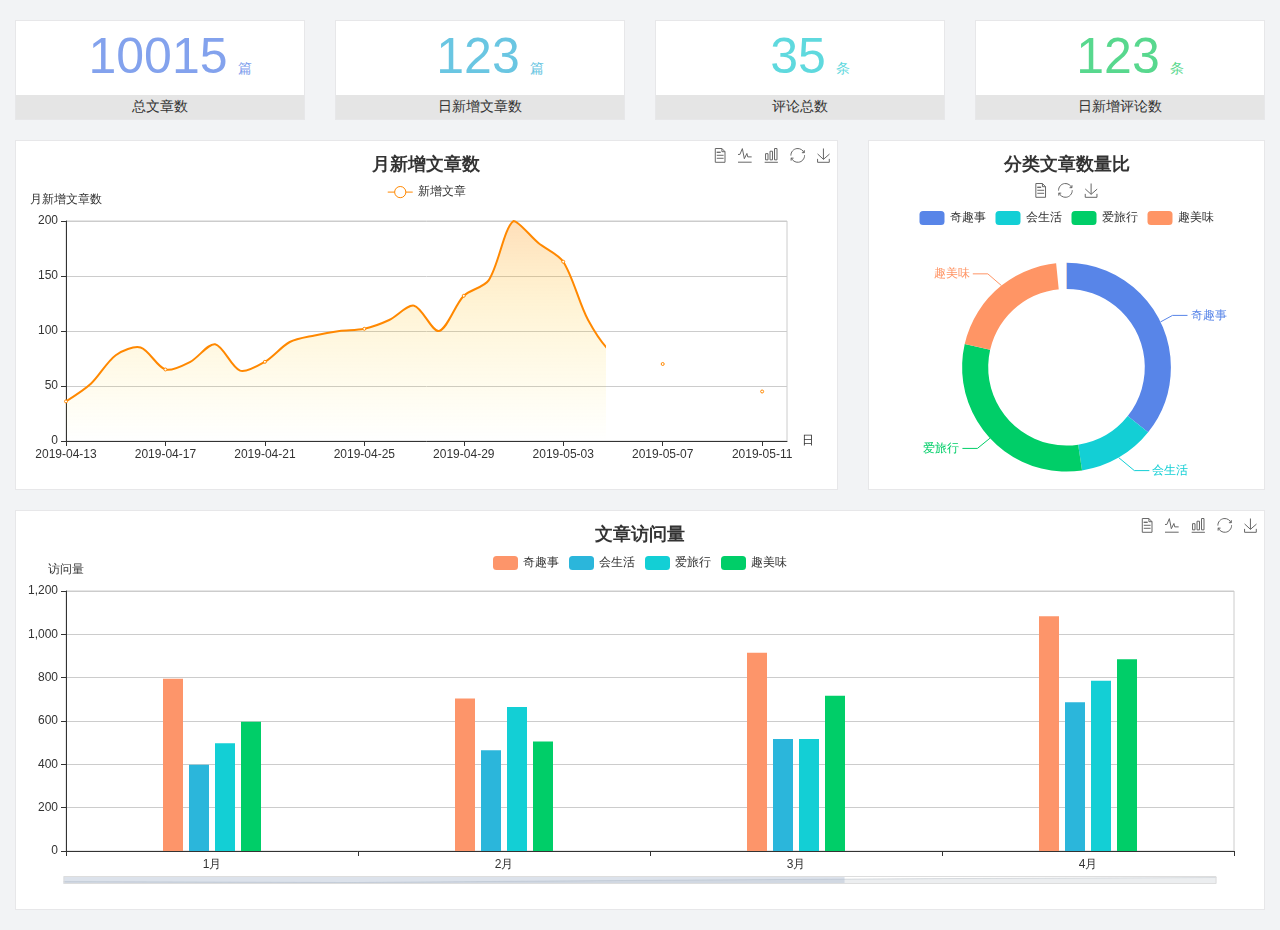
<file: home/dashboard.html>
<!DOCTYPE html>
<html lang="en">

<head>
  <meta charset="UTF-8">
  <meta name="viewport" content="width=device-width, initial-scale=1.0">
  <meta http-equiv="X-UA-Compatible" content="ie=edge">
  <title>图表统计</title>
  <link rel="stylesheet" href="../../assets/lib/bootstrap.css" />
  <link rel="stylesheet" href="../../assets/lib/main.css" />
  <script src="../../assets/lib/jquery.js"></script>
  <script type="text/javascript" src="../../assets/lib/echarts.min.js"></script>
</head>

<body>
  <div class="container-fluid">
    <div class="row spannel_list">
      <div class="col-sm-3 col-xs-6">
        <div class="spannel">
          <em>10015</em><span>篇</span>
          <b>总文章数</b>
        </div>
      </div>
      <div class="col-sm-3 col-xs-6">
        <div class="spannel scolor01">
          <em>123</em><span>篇</span>
          <b>日新增文章数</b>
        </div>
      </div>
      <div class="col-sm-3 col-xs-6">
        <div class="spannel scolor02">
          <em>35</em><span>条</span>
          <b>评论总数</b>
        </div>
      </div>
      <div class="col-sm-3 col-xs-6">
        <div class="spannel scolor03">
          <em>123</em><span>条</span>
          <b>日新增评论数</b>
        </div>
      </div>
    </div>
  </div>

  <div class="container-fluid">
    <div class="row curve-pie">
      <div class="col-lg-8 col-md-8">
        <div class="gragh_pannel" id="curve_show"></div>
      </div>
      <div class="col-lg-4 col-md-4">
        <div class="gragh_pannel" id="pie_show"></div>
      </div>
    </div>
  </div>

  <div class="container-fluid">
    <div class="column_pannel" id="column_show"></div>
  </div>

  <script>
    var oChart = echarts.init(document.getElementById('curve_show'));
    var aList_all = [
      { 'count': 36, 'date': '2019-04-13' },
      { 'count': 52, 'date': '2019-04-14' },
      { 'count': 78, 'date': '2019-04-15' },
      { 'count': 85, 'date': '2019-04-16' },
      { 'count': 65, 'date': '2019-04-17' },
      { 'count': 72, 'date': '2019-04-18' },
      { 'count': 88, 'date': '2019-04-19' },
      { 'count': 64, 'date': '2019-04-20' },
      { 'count': 72, 'date': '2019-04-21' },
      { 'count': 90, 'date': '2019-04-22' },
      { 'count': 96, 'date': '2019-04-23' },
      { 'count': 100, 'date': '2019-04-24' },
      { 'count': 102, 'date': '2019-04-25' },
      { 'count': 110, 'date': '2019-04-26' },
      { 'count': 123, 'date': '2019-04-27' },
      { 'count': 100, 'date': '2019-04-28' },
      { 'count': 132, 'date': '2019-04-29' },
      { 'count': 146, 'date': '2019-04-30' },
      { 'count': 200, 'date': '2019-05-01' },
      { 'count': 180, 'date': '2019-05-02' },
      { 'count': 163, 'date': '2019-05-03' },
      { 'count': 110, 'date': '2019-05-04' },
      { 'count': 80, 'date': '2019-05-05' },
      { 'count': 82, 'date': '2019-05-06' },
      { 'count': 70, 'date': '2019-05-07' },
      { 'count': 65, 'date': '2019-05-08' },
      { 'count': 54, 'date': '2019-05-09' },
      { 'count': 40, 'date': '2019-05-10' },
      { 'count': 45, 'date': '2019-05-11' },
      { 'count': 38, 'date': '2019-05-12' },
    ];

    let aCount = [];
    let aDate = [];

    for (var i = 0; i < aList_all.length; i++) {
      aCount.push(aList_all[i].count);
      aDate.push(aList_all[i].date);
    }

    var chartopt = {
      title: {
        text: '月新增文章数',
        left: 'center',
        top: '10'
      },
      tooltip: {
        trigger: 'axis'
      },
      legend: {
        data: ['新增文章'],
        top: '40'
      },
      toolbox: {
        show: true,
        feature: {
          mark: { show: true },
          dataView: { show: true, readOnly: false },
          magicType: { show: true, type: ['line', 'bar'] },
          restore: { show: true },
          saveAsImage: { show: true }
        }
      },
      calculable: true,
      xAxis: [
        {
          name: '日',
          type: 'category',
          boundaryGap: false,
          data: aDate
        }
      ],
      yAxis: [
        {
          name: '月新增文章数',
          type: 'value'
        }
      ],
      series: [
        {
          name: '新增文章',
          type: 'line',
          smooth: true,
          itemStyle: { normal: { areaStyle: { type: 'default' }, color: '#f80' }, lineStyle: { color: '#f80' } },
          data: aCount
        }],
      areaStyle: {
        normal: {
          color: new echarts.graphic.LinearGradient(0, 0, 0, 1, [{
            offset: 0,
            color: 'rgba(255,136,0,0.39)'
          }, {
            offset: .34,
            color: 'rgba(255,180,0,0.25)'
          }, {
            offset: 1,
            color: 'rgba(255,222,0,0.00)'
          }])

        }
      },
      grid: {
        show: true,
        x: 50,
        x2: 50,
        y: 80,
        height: 220
      }
    };

    oChart.setOption(chartopt);


    var oPie = echarts.init(document.getElementById('pie_show'));
    var oPieopt =
    {
      title: {
        top: 10,
        text: '分类文章数量比',
        x: 'center'
      },
      tooltip: {
        trigger: 'item',
        formatter: "{a} <br/>{b} : {c} ({d}%)"
      },
      color: ['#5885e8', '#13cfd5', '#00ce68', '#ff9565'],
      legend: {
        x: 'center',
        top: 65,
        data: ['奇趣事', '会生活', '爱旅行', '趣美味']
      },
      toolbox: {
        show: true,
        x: 'center',
        top: 35,
        feature: {
          mark: { show: true },
          dataView: { show: true, readOnly: false },
          magicType: {
            show: true,
            type: ['pie', 'funnel'],
            option: {
              funnel: {
                x: '25%',
                width: '50%',
                funnelAlign: 'left',
                max: 1548
              }
            }
          },
          restore: { show: true },
          saveAsImage: { show: true }
        }
      },
      calculable: true,
      series: [
        {
          name: '访问来源',
          type: 'pie',
          radius: ['45%', '60%'],
          center: ['50%', '65%'],
          data: [
            { value: 300, name: '奇趣事' },
            { value: 100, name: '会生活' },
            { value: 260, name: '爱旅行' },
            { value: 180, name: '趣美味' }
          ]
        }
      ]
    };
    oPie.setOption(oPieopt);



    var oColumn = this.echarts.init(document.getElementById('column_show'));
    var oColumnopt =
    {
      title: {
        text: '文章访问量',
        left: 'center',
        top: '10'
      },
      tooltip: {
        trigger: 'axis'
      },
      legend: {
        data: ['奇趣事', '会生活', '爱旅行', '趣美味'],
        top: '40'
      },
      toolbox: {
        show: true,
        feature: {
          mark: { show: true },
          dataView: { show: true, readOnly: false },
          magicType: { show: true, type: ['line', 'bar'] },
          restore: { show: true },
          saveAsImage: { show: true }
        }
      },
      calculable: true,
      xAxis: [
        {
          type: 'category',
          data: ['1月', '2月', '3月', '4月', '5月']
        }
      ],
      yAxis: [
        {
          name: '访问量',
          type: 'value'
        }
      ],
      series: [
        {
          name: '奇趣事',
          type: 'bar',
          barWidth: 20,
          itemStyle: {
            normal: { areaStyle: { type: 'default' }, color: '#fd956a' }
          },
          data: [800, 708, 920, 1090, 1200]
        },
        {
          name: '会生活',
          type: 'bar',
          barWidth: 20,
          itemStyle: {
            normal: { areaStyle: { type: 'default' }, color: '#2bb6db' }
          },
          data: [400, 468, 520, 690, 800]
        },
        {
          name: '爱旅行',
          type: 'bar',
          barWidth: 20,
          itemStyle: {
            normal: { areaStyle: { type: 'default' }, color: '#13cfd5' }
          },
          data: [500, 668, 520, 790, 900]
        },
        {
          name: '趣美味',
          type: 'bar',
          barWidth: 20,
          itemStyle: {
            normal: { areaStyle: { type: 'default' }, color: '#00ce68' }
          },
          data: [600, 508, 720, 890, 1000]
        }
      ],
      grid: {
        show: true,
        x: 50,
        x2: 30,
        y: 80,
        height: 260
      },
      dataZoom: [//给x轴设置滚动条
        {
          start: 0,//默认为0
          end: 100 - 1000 / 31,//默认为100
          type: 'slider',
          show: true,
          xAxisIndex: [0],
          handleSize: 0,//滑动条的 左右2个滑动条的大小
          height: 8,//组件高度
          left: 45, //左边的距离
          right: 50,//右边的距离
          bottom: 26,//右边的距离
          handleColor: '#ddd',//h滑动图标的颜色
          handleStyle: {
            borderColor: "#cacaca",
            borderWidth: "1",
            shadowBlur: 2,
            background: "#ddd",
            shadowColor: "#ddd",
          }
        }]
    };
    oColumn.setOption(oColumnopt);
  </script>
</body>

</html>
</file>
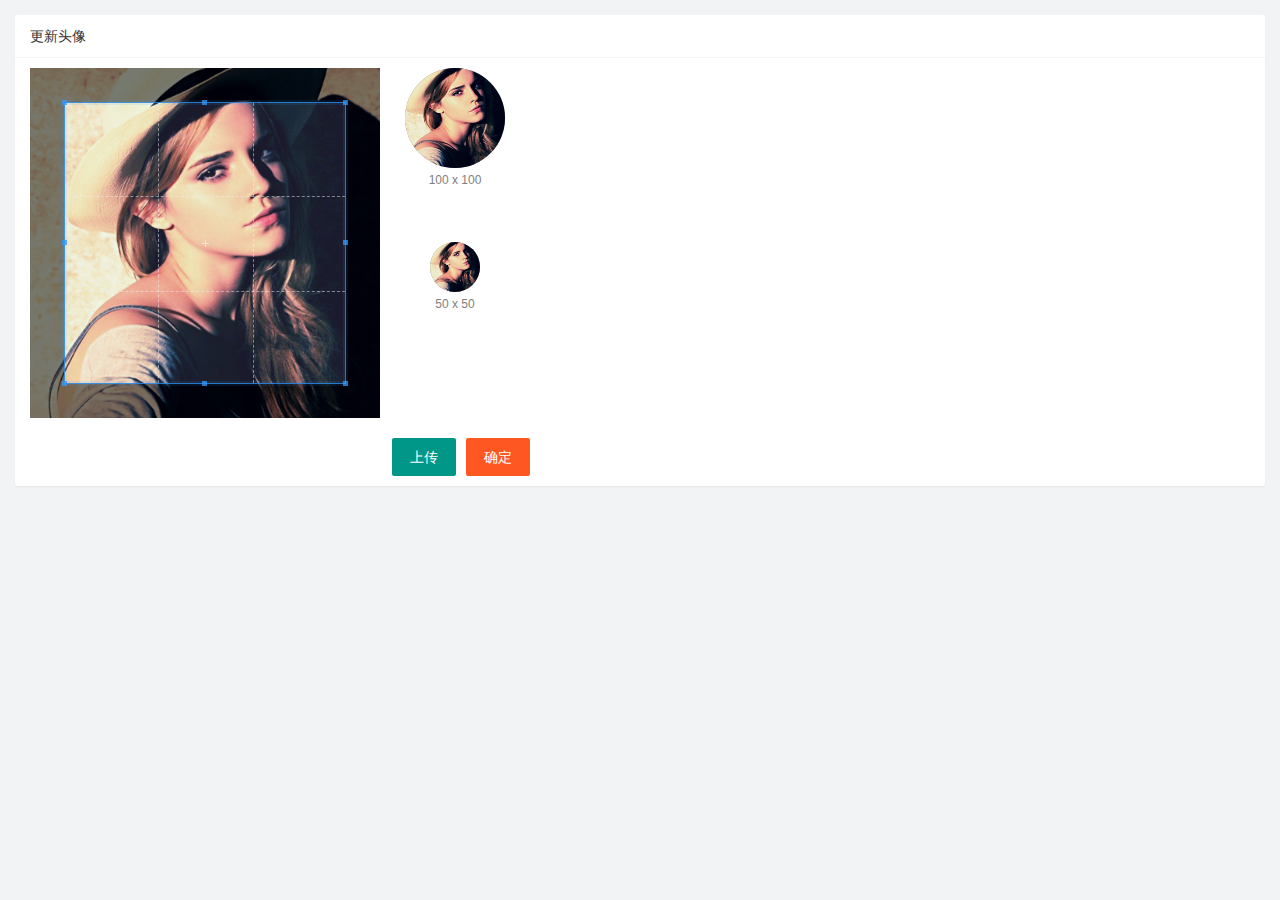
<file: user/user_avatar.html>
<!DOCTYPE html>
<html lang="en">

<head>
    <meta charset="UTF-8">
    <meta name="viewport" content="width=device-width, initial-scale=1.0">
    <title>Document</title>
    <link rel="stylesheet" href="/assets/lib/layui/css/layui.css">
    <link rel="stylesheet" href="/assets/lib/cropper/cropper.css" />
    <link rel="stylesheet" href="/assets/css/user/user_avatar.css">
</head>

<body>
    <div class="layui-card">
        <div class="layui-card-header">更新头像</div>
        <div class="layui-card-body">
            <!-- 第一行的图片裁剪和预览区域 -->
            <div class="row1">
                <!-- 图片裁剪区域 -->
                <div class="cropper-box">
                    <!-- 这个 img 标签很重要，将来会把它初始化为裁剪区域 -->
                    <img id="image" src="/assets/images/sample.jpg" />
                </div>
                <!-- 图片的预览区域 -->
                <div class="preview-box">
                    <div>
                        <!-- 宽高为 100px 的预览区域 -->
                        <div class="img-preview w100"></div>
                        <p class="size">100 x 100</p>
                    </div>
                    <div>
                        <!-- 宽高为 50px 的预览区域 -->
                        <div class="img-preview w50"></div>
                        <p class="size">50 x 50</p>
                    </div>
                </div>
            </div>

            <!-- 第二行的按钮区域 -->
            <div class="row2">
                <input type="file" accept="image/png,image/jpeg" id="file">
                <button type="button" class="layui-btn" id="upload">上传</button>
                <button type="button" class="layui-btn layui-btn-danger" id="btnupload">确定</button>
            </div>
        </div>
    </div>
    <script src="/assets/lib/jquery.js"></script>
    <script src="/assets/lib/cropper/Cropper.js"></script>
    <script src="/assets/lib/cropper/jquery-cropper.js"></script>
    <script src="/assets/lib/layui/layui.all.js"></script>
    <script src="/assets/js/baseAPI.js"></script>
    <script src="/assets/js/user/user_avatar.js"></script>
</body>

</html>
</file>
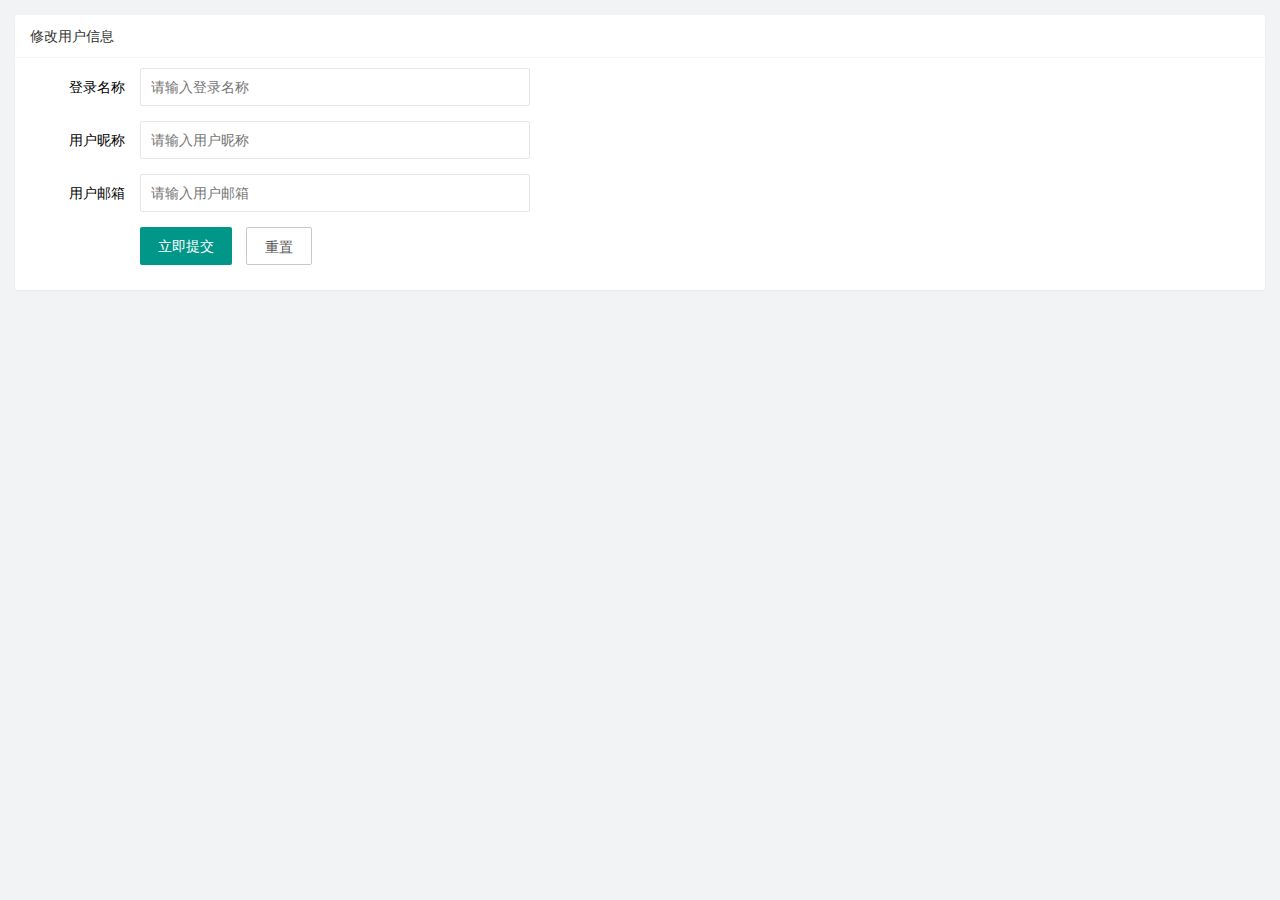
<file: user/user_info.html>
<!DOCTYPE html>
<html lang="en">

<head>
    <meta charset="UTF-8">
    <meta name="viewport" content="width=device-width, initial-scale=1.0">
    <title>Document</title>
    <link rel="stylesheet" href="/assets/lib/layui/css/layui.css" />
    <link rel="stylesheet" href="/assets/css/user/user_info.css">
</head>

<body>
    <div class="layui-card">
        <div class="layui-card-header">修改用户信息</div>
        <div class="layui-card-body">
            <form class="layui-form" lay-filter="filter">
                <input type="hidden" name="id">
                <div class="layui-form-item">
                    <label class="layui-form-label">登录名称</label>
                    <div class="layui-input-block">
                        <input type="text" name="username" required lay-verify="required" placeholder="请输入登录名称" autocomplete="off" class="layui-input" readonly>
                    </div>
                </div>
                <div class="layui-form-item">
                    <label class="layui-form-label">用户昵称</label>
                    <div class="layui-input-block">
                        <input type="text" name="nickname" required lay-verify="required|nickname" placeholder="请输入用户昵称" autocomplete="off" class="layui-input">
                    </div>
                </div>
                <div class="layui-form-item">
                    <label class="layui-form-label">用户邮箱</label>
                    <div class="layui-input-block">
                        <input type="text" name="email" required lay-verify="required|email" placeholder="请输入用户邮箱" autocomplete="off" class="layui-input">
                    </div>
                </div>
                <div class="layui-form-item">
                    <div class="layui-input-block">
                        <button class="layui-btn" lay-submit lay-filter="formDemo">立即提交</button>
                        <button type="reset" class="layui-btn layui-btn-primary" id="reset">重置</button>
                    </div>
                </div>
            </form>
        </div>
    </div>
    <script src="/assets/lib/jquery.js"></script>
    <script src="/assets/js/baseAPI.js"></script>
    <script src="/assets/lib/layui/layui.all.js"></script>
    <script src="/assets/js/user/user_info.js"></script>
</body>

</html>
</file>
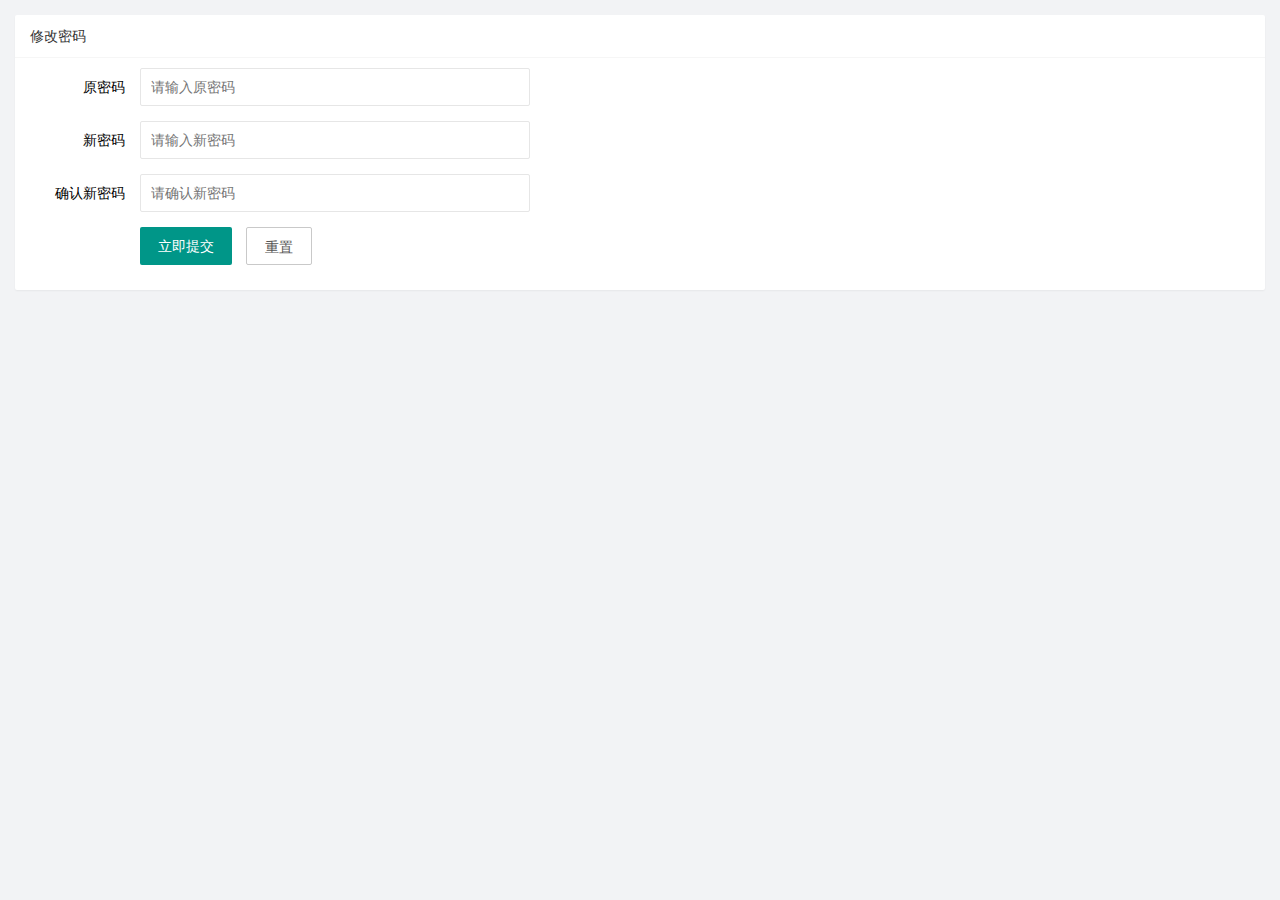
<file: user/user_pwd.html>
<!DOCTYPE html>
<html lang="en">

<head>
    <meta charset="UTF-8">
    <meta name="viewport" content="width=device-width, initial-scale=1.0">
    <title>Document</title>
    <link rel="stylesheet" href="/assets/lib/layui/css/layui.css">
    <link rel="stylesheet" href="/assets/css/user/user_pwd.css">
</head>

<body>
    <div class="layui-card">
        <div class="layui-card-header">修改密码</div>
        <div class="layui-card-body">
            <form class="layui-form">
                <div class="layui-form-item">
                    <label class="layui-form-label">原密码</label>
                    <div class="layui-input-block">
                        <input type="password" name="oldPwd" required lay-verify="required|pwd" placeholder="请输入原密码" autocomplete="off" class="layui-input">
                    </div>
                </div>
                <div class="layui-form-item">
                    <label class="layui-form-label">新密码</label>
                    <div class="layui-input-block">
                        <input type="password" name="newPwd" required lay-verify="required|pwd|newpwd" placeholder="请输入新密码" autocomplete="off" class="layui-input">
                    </div>
                </div>
                <div class="layui-form-item">
                    <label class="layui-form-label">确认新密码</label>
                    <div class="layui-input-block">
                        <input type="password" name="repwd" required lay-verify="required|pwd|repwd" placeholder="请确认新密码" autocomplete="off" class="layui-input">
                    </div>
                </div>
                <div class="layui-form-item">
                    <div class="layui-input-block">
                        <button class="layui-btn" lay-submit lay-filter="formDemo">立即提交</button>
                        <button type="reset" class="layui-btn layui-btn-primary">重置</button>
                    </div>
                </div>
            </form>
        </div>
    </div>
    <script src="/assets/lib/jquery.js"></script>
    <script src="/assets/js/baseAPI.js"></script>
    <script src="/assets/lib/layui/layui.all.js"></script>
    <script src="/assets/js/user/user_pwd.js"></script>
</body>

</html>
</file>
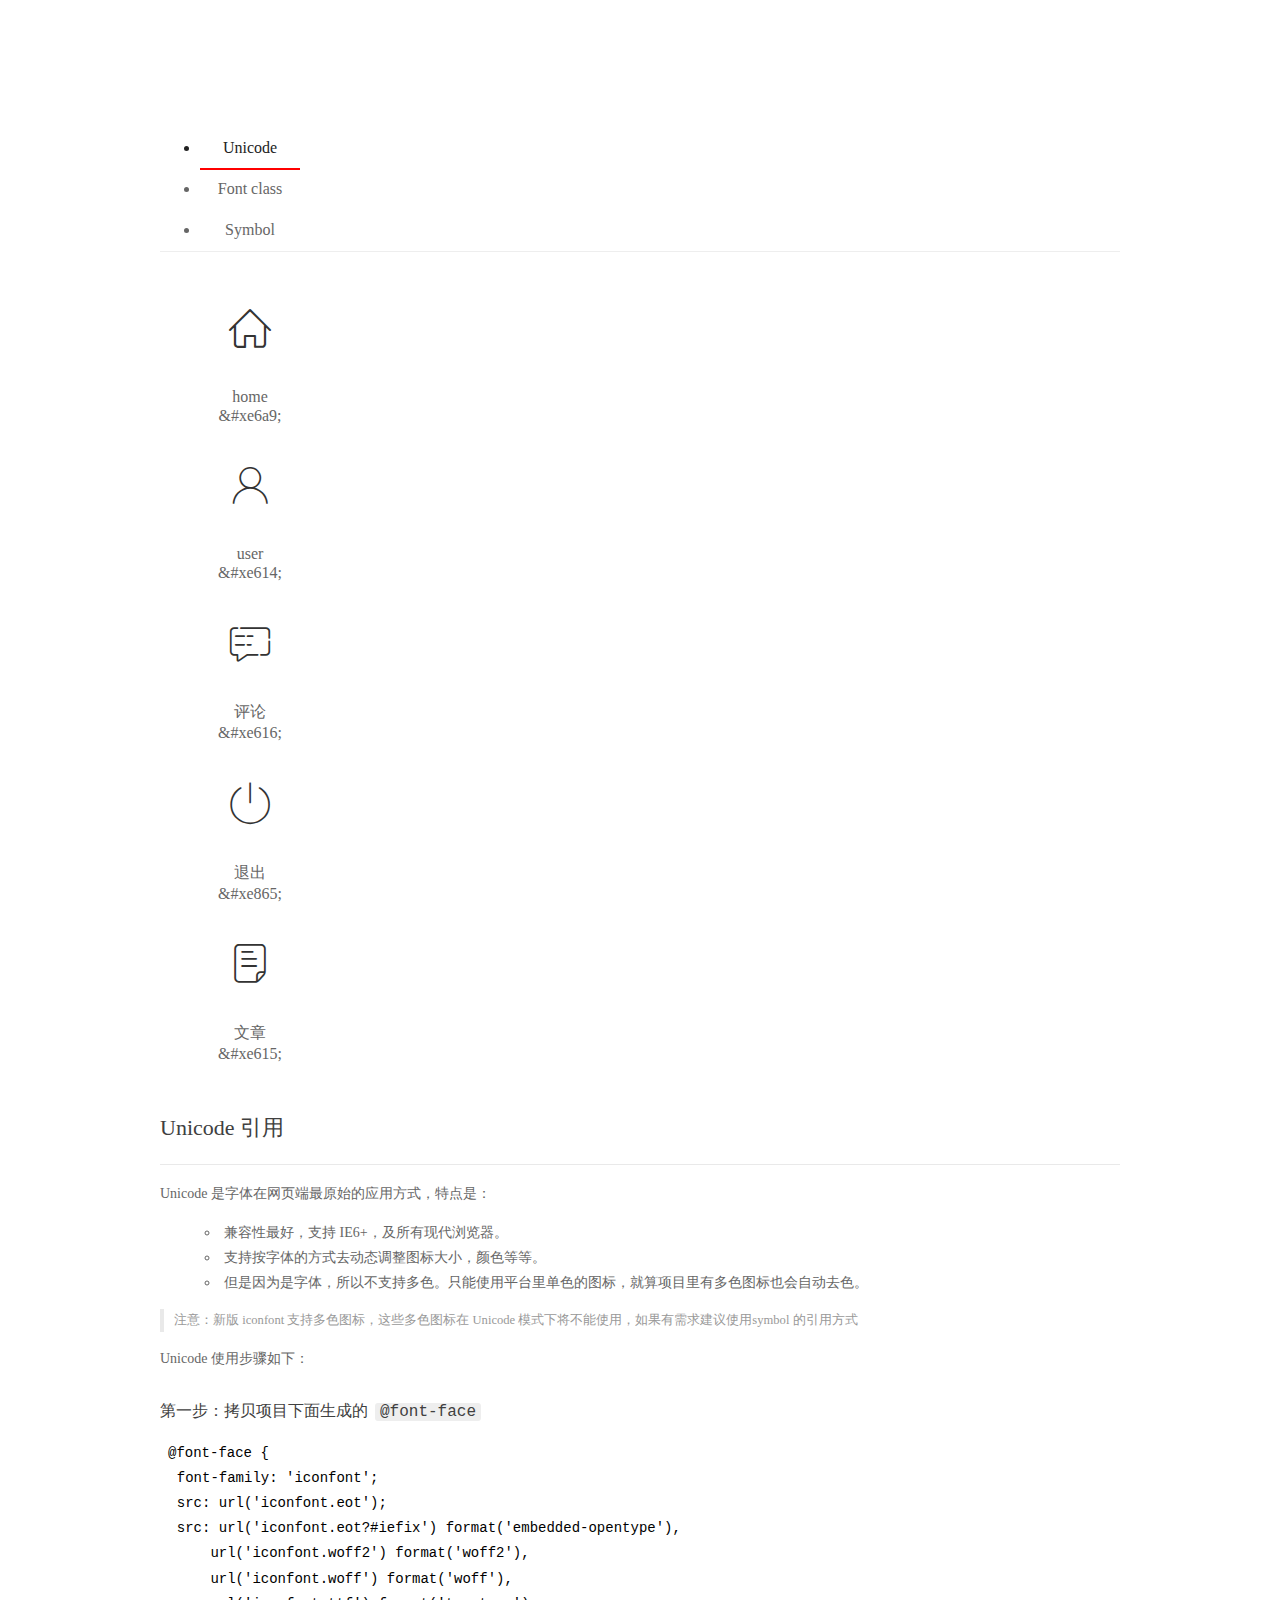
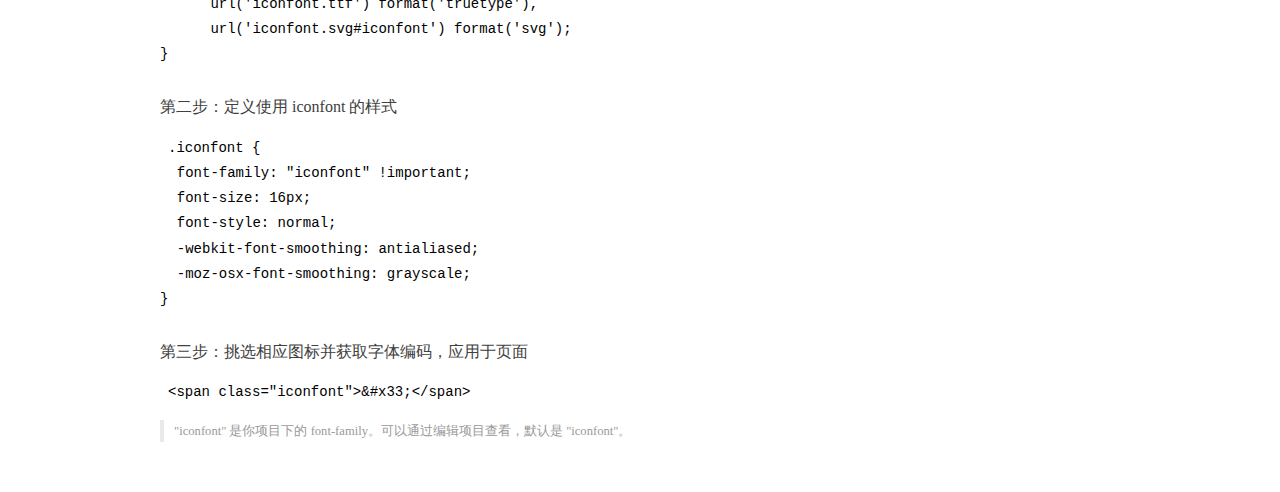
<file: assets/fonts/demo_index.html>
<!DOCTYPE html>
<html>
<head>
  <meta charset="utf-8"/>
  <title>IconFont Demo</title>
  <link rel="shortcut icon" href="https://gtms04.alicdn.com/tps/i4/TB1_oz6GVXXXXaFXpXXJDFnIXXX-64-64.ico" type="image/x-icon"/>
  <link rel="stylesheet" href="https://g.alicdn.com/thx/cube/1.3.2/cube.min.css">
  <link rel="stylesheet" href="demo.css">
  <link rel="stylesheet" href="iconfont.css">
  <script src="iconfont.js"></script>
  <!-- jQuery -->
  <script src="https://a1.alicdn.com/oss/uploads/2018/12/26/7bfddb60-08e8-11e9-9b04-53e73bb6408b.js"></script>
  <!-- 代码高亮 -->
  <script src="https://a1.alicdn.com/oss/uploads/2018/12/26/a3f714d0-08e6-11e9-8a15-ebf944d7534c.js"></script>
</head>
<body>
  <div class="main">
    <h1 class="logo"><a href="https://www.iconfont.cn/" title="iconfont 首页" target="_blank">&#xe86b;</a></h1>
    <div class="nav-tabs">
      <ul id="tabs" class="dib-box">
        <li class="dib active"><span>Unicode</span></li>
        <li class="dib"><span>Font class</span></li>
        <li class="dib"><span>Symbol</span></li>
      </ul>
      
    </div>
    <div class="tab-container">
      <div class="content unicode" style="display: block;">
          <ul class="icon_lists dib-box">
          
            <li class="dib">
              <span class="icon iconfont">&#xe6a9;</span>
                <div class="name">home</div>
                <div class="code-name">&amp;#xe6a9;</div>
              </li>
          
            <li class="dib">
              <span class="icon iconfont">&#xe614;</span>
                <div class="name">user</div>
                <div class="code-name">&amp;#xe614;</div>
              </li>
          
            <li class="dib">
              <span class="icon iconfont">&#xe616;</span>
                <div class="name">评论</div>
                <div class="code-name">&amp;#xe616;</div>
              </li>
          
            <li class="dib">
              <span class="icon iconfont">&#xe865;</span>
                <div class="name">退出</div>
                <div class="code-name">&amp;#xe865;</div>
              </li>
          
            <li class="dib">
              <span class="icon iconfont">&#xe615;</span>
                <div class="name">文章</div>
                <div class="code-name">&amp;#xe615;</div>
              </li>
          
          </ul>
          <div class="article markdown">
          <h2 id="unicode-">Unicode 引用</h2>
          <hr>

          <p>Unicode 是字体在网页端最原始的应用方式，特点是：</p>
          <ul>
            <li>兼容性最好，支持 IE6+，及所有现代浏览器。</li>
            <li>支持按字体的方式去动态调整图标大小，颜色等等。</li>
            <li>但是因为是字体，所以不支持多色。只能使用平台里单色的图标，就算项目里有多色图标也会自动去色。</li>
          </ul>
          <blockquote>
            <p>注意：新版 iconfont 支持多色图标，这些多色图标在 Unicode 模式下将不能使用，如果有需求建议使用symbol 的引用方式</p>
          </blockquote>
          <p>Unicode 使用步骤如下：</p>
          <h3 id="-font-face">第一步：拷贝项目下面生成的 <code>@font-face</code></h3>
<pre><code class="language-css"
>@font-face {
  font-family: 'iconfont';
  src: url('iconfont.eot');
  src: url('iconfont.eot?#iefix') format('embedded-opentype'),
      url('iconfont.woff2') format('woff2'),
      url('iconfont.woff') format('woff'),
      url('iconfont.ttf') format('truetype'),
      url('iconfont.svg#iconfont') format('svg');
}
</code></pre>
          <h3 id="-iconfont-">第二步：定义使用 iconfont 的样式</h3>
<pre><code class="language-css"
>.iconfont {
  font-family: "iconfont" !important;
  font-size: 16px;
  font-style: normal;
  -webkit-font-smoothing: antialiased;
  -moz-osx-font-smoothing: grayscale;
}
</code></pre>
          <h3 id="-">第三步：挑选相应图标并获取字体编码，应用于页面</h3>
<pre>
<code class="language-html"
>&lt;span class="iconfont"&gt;&amp;#x33;&lt;/span&gt;
</code></pre>
          <blockquote>
            <p>"iconfont" 是你项目下的 font-family。可以通过编辑项目查看，默认是 "iconfont"。</p>
          </blockquote>
          </div>
      </div>
      <div class="content font-class">
        <ul class="icon_lists dib-box">
          
          <li class="dib">
            <span class="icon iconfont icon-home"></span>
            <div class="name">
              home
            </div>
            <div class="code-name">.icon-home
            </div>
          </li>
          
          <li class="dib">
            <span class="icon iconfont icon-user"></span>
            <div class="name">
              user
            </div>
            <div class="code-name">.icon-user
            </div>
          </li>
          
          <li class="dib">
            <span class="icon iconfont icon-pinglun"></span>
            <div class="name">
              评论
            </div>
            <div class="code-name">.icon-pinglun
            </div>
          </li>
          
          <li class="dib">
            <span class="icon iconfont icon-tuichu"></span>
            <div class="name">
              退出
            </div>
            <div class="code-name">.icon-tuichu
            </div>
          </li>
          
          <li class="dib">
            <span class="icon iconfont icon-16"></span>
            <div class="name">
              文章
            </div>
            <div class="code-name">.icon-16
            </div>
          </li>
          
        </ul>
        <div class="article markdown">
        <h2 id="font-class-">font-class 引用</h2>
        <hr>

        <p>font-class 是 Unicode 使用方式的一种变种，主要是解决 Unicode 书写不直观，语意不明确的问题。</p>
        <p>与 Unicode 使用方式相比，具有如下特点：</p>
        <ul>
          <li>兼容性良好，支持 IE8+，及所有现代浏览器。</li>
          <li>相比于 Unicode 语意明确，书写更直观。可以很容易分辨这个 icon 是什么。</li>
          <li>因为使用 class 来定义图标，所以当要替换图标时，只需要修改 class 里面的 Unicode 引用。</li>
          <li>不过因为本质上还是使用的字体，所以多色图标还是不支持的。</li>
        </ul>
        <p>使用步骤如下：</p>
        <h3 id="-fontclass-">第一步：引入项目下面生成的 fontclass 代码：</h3>
<pre><code class="language-html">&lt;link rel="stylesheet" href="./iconfont.css"&gt;
</code></pre>
        <h3 id="-">第二步：挑选相应图标并获取类名，应用于页面：</h3>
<pre><code class="language-html">&lt;span class="iconfont icon-xxx"&gt;&lt;/span&gt;
</code></pre>
        <blockquote>
          <p>"
            iconfont" 是你项目下的 font-family。可以通过编辑项目查看，默认是 "iconfont"。</p>
        </blockquote>
      </div>
      </div>
      <div class="content symbol">
          <ul class="icon_lists dib-box">
          
            <li class="dib">
                <svg class="icon svg-icon" aria-hidden="true">
                  <use xlink:href="#icon-home"></use>
                </svg>
                <div class="name">home</div>
                <div class="code-name">#icon-home</div>
            </li>
          
            <li class="dib">
                <svg class="icon svg-icon" aria-hidden="true">
                  <use xlink:href="#icon-user"></use>
                </svg>
                <div class="name">user</div>
                <div class="code-name">#icon-user</div>
            </li>
          
            <li class="dib">
                <svg class="icon svg-icon" aria-hidden="true">
                  <use xlink:href="#icon-pinglun"></use>
                </svg>
                <div class="name">评论</div>
                <div class="code-name">#icon-pinglun</div>
            </li>
          
            <li class="dib">
                <svg class="icon svg-icon" aria-hidden="true">
                  <use xlink:href="#icon-tuichu"></use>
                </svg>
                <div class="name">退出</div>
                <div class="code-name">#icon-tuichu</div>
            </li>
          
            <li class="dib">
                <svg class="icon svg-icon" aria-hidden="true">
                  <use xlink:href="#icon-16"></use>
                </svg>
                <div class="name">文章</div>
                <div class="code-name">#icon-16</div>
            </li>
          
          </ul>
          <div class="article markdown">
          <h2 id="symbol-">Symbol 引用</h2>
          <hr>

          <p>这是一种全新的使用方式，应该说这才是未来的主流，也是平台目前推荐的用法。相关介绍可以参考这篇<a href="">文章</a>
            这种用法其实是做了一个 SVG 的集合，与另外两种相比具有如下特点：</p>
          <ul>
            <li>支持多色图标了，不再受单色限制。</li>
            <li>通过一些技巧，支持像字体那样，通过 <code>font-size</code>, <code>color</code> 来调整样式。</li>
            <li>兼容性较差，支持 IE9+，及现代浏览器。</li>
            <li>浏览器渲染 SVG 的性能一般，还不如 png。</li>
          </ul>
          <p>使用步骤如下：</p>
          <h3 id="-symbol-">第一步：引入项目下面生成的 symbol 代码：</h3>
<pre><code class="language-html">&lt;script src="./iconfont.js"&gt;&lt;/script&gt;
</code></pre>
          <h3 id="-css-">第二步：加入通用 CSS 代码（引入一次就行）：</h3>
<pre><code class="language-html">&lt;style&gt;
.icon {
  width: 1em;
  height: 1em;
  vertical-align: -0.15em;
  fill: currentColor;
  overflow: hidden;
}
&lt;/style&gt;
</code></pre>
          <h3 id="-">第三步：挑选相应图标并获取类名，应用于页面：</h3>
<pre><code class="language-html">&lt;svg class="icon" aria-hidden="true"&gt;
  &lt;use xlink:href="#icon-xxx"&gt;&lt;/use&gt;
&lt;/svg&gt;
</code></pre>
          </div>
      </div>

    </div>
  </div>
  <script>
  $(document).ready(function () {
      $('.tab-container .content:first').show()

      $('#tabs li').click(function (e) {
        var tabContent = $('.tab-container .content')
        var index = $(this).index()

        if ($(this).hasClass('active')) {
          return
        } else {
          $('#tabs li').removeClass('active')
          $(this).addClass('active')

          tabContent.hide().eq(index).fadeIn()
        }
      })
    })
  </script>
</body>
</html>
</file>
<file: assets/lib/main.css>
body{
    font-family:'MicroSoft YaHei';
    background-color: #f2f3f5;
}
.main_wrap{
    position:fixed;
    width:100%;
    height:100%;
    left:0px;
    top:0px;
    background:url('../images/login_bg.jpg'); 
    background-size:100% 100%; 
  }
.header{
    width:1200px;
    overflow: hidden;
    margin:20px auto 0;
}
.heade .logo{
    float: left;
}
.header .copyright{
    float:right;
    font-size:12px;
    color:#fff;
    text-align:right;
    line-height:20px;
    margin-top:10px;
}
.login_form_con{
    position:absolute;
    left:50%;
    top:50%;
    margin-left:-200px;
    margin-top:-155px;
    width:400px;
    height:310px;
    background-color: #edeff0;
}

.login_form{
    position: relative;
}

.login_form .icon-user{
    position:absolute;
    font-size:16px;
    color:#999;
    left:46px;
    top:12px;
}
.login_form .icon-key{
    position:absolute;
    font-size:18px;
    color:#999;
    left:46px;
    top:78px;
}
.login_title{
    height:60px;
    background:url('../images/login_title.png') center center no-repeat #fff;
}
.input_txt,.input_pass,.input_sub{
    display:block;
    width:334px;
    height:37px;
    padding:0px;
    text-indent:40px;
    border:1px solid #ddd;
    margin:27px auto 0;
    outline:none;
}
.input_sub{
    margin-top:40px;
    height:42px;
    background-color: #19b9e7;
    text-indent:0px;
    font-size:18px;
    color:#fff;
    cursor: pointer;
}
.input_sub:hover{
    background-color: #08a0cc;
}

.sider{
    position:fixed;
    left:0;
    top:0;
    bottom:0;
    width:210px;
    background-color: #323745;
}
.sider .logo{
    display:block;
    height:56px;
    background-color: #242732;
    overflow: hidden;
}
.sider .logo img{
    display:block;
    margin:6px auto 0;
}
.user_info{
    height:79px;
    border-bottom:1px solid #5a5e6b;
}

.user_info img{
    float: left;
    width:40px;
    height:40px;
    border-radius:20px;
    margin:19px 0 0 30px;
}
.user_info span{
    float: left;
    width:120px;
    font-size:12px;
    color:#fff;
    margin:23px 0 0 20px;
}
.user_info b{
    float: left;
    width: 120px;
    font-weight:normal;
    font-size:12px;
    color:#adafb5;
    margin:2px 0 0 20px;
}

.menu .level01{
    height:50px;
    line-height:50px;
}
.menu .level01 a{
    display:block;
    height:50px;
    font-size:12px;
    color:#adafb5;
    overflow: hidden;
}
.menu .level01.active a{
    background-color: #1378f0;
    color:#fff;
}
.menu .level01.active i{
    color:#fff;
}

.menu .level01 a:hover{
    background-color: #1378f0;
    color:#fff;
}
.menu .level01 a:hover i{
    color:#fff;
}
.menu .level01 i{
    color:#61646f;
    font-size:22px;
    float: left;
    margin-left:26px;
}
.menu .level01 span{
    float: left;
    margin-left:10px;
}
.menu .level01 b{
    float: right;
    margin-right:20px;
    font-weight:normal;
    transform:rotate(90deg);
    transition:all 500ms ease;
}

.menu .level01 .rotate0{
    transform:rotate(0deg);
}

.menu .level02{
    background: #242732;
    display:none;
}


.menu .level02 li{
    height:40px;
    line-height:40px;
}
.menu .level02 li a{
    display:block;
    height:40px;
    font-size:12px;
    color:#adafb5;
    overflow: hidden;
}

.menu .level02 li a:hover{
    background-color: #1378f0;
    color:#fff;
}

.menu .level02 li i{
    font-size:12px;
    float: left;
    margin-left:60px;
}
.menu .level02 li span{
    font-size:12px;
    float: left;
    margin-left:5px;
}

.menu .level02 .active a{
    color:#ffae00;
}

.header_bar{
    position:fixed;
    left:210px;
    right:0;
    top:0;
    height:56px;
    background-color: #fff;
}

.main{
    position:fixed;
    left:210px;
    top:56px;
    right:0;
    bottom:0;
    background-color: #f2f3f5;
}

.search_form{
    width:218px;
    height:33px;
    border:1px solid #ddd;
    background-color: #f2f3f5;
    border-radius:16px;
    float: left;
    margin:12px 0 0 27px;
}

.search_form input{
    padding:0px;
    margin:0px;
    border:0px;
    float: left;
    background-color: #f2f3f5;
    font-size:12px;
    width:175px;
    height:31px;
    margin-left:12px;
    outline:none;
   
}

.search_form .icon-search{
    line-height:33px;
    cursor: pointer;
    font-size:18px;
    color:#abaebb;
}
.user_center_link{
    float:right;

}
.user_center_link a{
    line-height:56px;
    font-size:12px;
    color:#999;
    margin-right:15px;
}
.user_center_link a:hover{
    color:#ffae00
}

.user_center_link img{
    width:42px;
    height:42px;
    border-radius:32px;
    margin-right:10px;
}

.spannel_list{
    margin-top:20px;
}

.spannel{
	height:100px;
	overflow:hidden;
	text-align:center;
    position:relative;
    background-color: #fff;
    border:1px solid #e7e7e9;
    margin-bottom:20px;
}

.spannel em{
    font-style:normal;
	font-size:50px;
	line-height:50px;
	display:inline-block;
	margin:10px 0 0 20px;
	font-family:'Arial';
	color:#83a2ed;
}

.spannel span{
	font-size:14px;
	display:inline-block;
	color:#83a2ed;
	margin-left:10px;
}

.spannel b{
	position:absolute;
	left:0;
	bottom:0;
	width:100%;
	line-height:24px;
	background:#e5e5e5;
	color:#333;
	font-size:14px;
	font-weight:normal;
}

.scolor01 em,.scolor01 span{
	color:#6ac6e2;
}

.scolor02 em,.scolor02 span{
	color:#5fd9de;
}

.scolor03 em,.scolor03 span{
	color:#58d88e;
}


.gragh_pannel{
    height:350px;
    border:1px solid #e7e7e9;
    background-color: #fff!important; 
    margin-bottom:20px;  
}

.column_pannel{
    margin-bottom:20px;
    height:400px;
    border:1px solid #e7e7e9;
    background-color: #fff!important;   
}

.common_title{
    line-height:42px;
    background-color: #fbfbfb;
    border:1px solid #e7e7e9;
    margin-top:20px;
    text-indent: 15px;
    font-size:14px;
    color:#333;
}

.common_con{
    border:1px solid #e7e7e9;
    border-top:0px;
    background-color: #fff;
    padding-bottom:20px;
    margin-bottom:20px;
}
.opt_btns{
    margin-top:20px;
}

.mp20{
    margin-top:20px;
}

.pagination{   
   margin:0;
}

.article_form{
    margin-top:20px;
}

.form-group{
    margin-bottom:25px;
}

.form-group label{
    font-weight:normal;
    color:#666;
}

.icon-icondate{
    line-height:16px;
}

.user_pic{
    width:100px;
    height:100px;
    margin-bottom:10px;
}

.article_cover{
    width:200px;
    height:200px;
    margin-bottom:10px;
}
</file>
<file: assets/lib/layui/css/layui.css>
/** layui-v2.5.5 MIT License By https://www.layui.com */
 .layui-inline,img{display:inline-block;vertical-align:middle}h1,h2,h3,h4,h5,h6{font-weight:400}.layui-edge,.layui-header,.layui-inline,.layui-main{position:relative}.layui-body,.layui-edge,.layui-elip{overflow:hidden}.layui-btn,.layui-edge,.layui-inline,img{vertical-align:middle}.layui-btn,.layui-disabled,.layui-icon,.layui-unselect{-moz-user-select:none;-webkit-user-select:none;-ms-user-select:none}.layui-elip,.layui-form-checkbox span,.layui-form-pane .layui-form-label{text-overflow:ellipsis;white-space:nowrap}.layui-breadcrumb,.layui-tree-btnGroup{visibility:hidden}blockquote,body,button,dd,div,dl,dt,form,h1,h2,h3,h4,h5,h6,input,li,ol,p,pre,td,textarea,th,ul{margin:0;padding:0;-webkit-tap-highlight-color:rgba(0,0,0,0)}a:active,a:hover{outline:0}img{border:none}li{list-style:none}table{border-collapse:collapse;border-spacing:0}h4,h5,h6{font-size:100%}button,input,optgroup,option,select,textarea{font-family:inherit;font-size:inherit;font-style:inherit;font-weight:inherit;outline:0}pre{white-space:pre-wrap;white-space:-moz-pre-wrap;white-space:-pre-wrap;white-space:-o-pre-wrap;word-wrap:break-word}body{line-height:24px;font:14px Helvetica Neue,Helvetica,PingFang SC,Tahoma,Arial,sans-serif}hr{height:1px;margin:10px 0;border:0;clear:both}a{color:#333;text-decoration:none}a:hover{color:#777}a cite{font-style:normal;*cursor:pointer}.layui-border-box,.layui-border-box *{box-sizing:border-box}.layui-box,.layui-box *{box-sizing:content-box}.layui-clear{clear:both;*zoom:1}.layui-clear:after{content:'\20';clear:both;*zoom:1;display:block;height:0}.layui-inline{*display:inline;*zoom:1}.layui-edge{display:inline-block;width:0;height:0;border-width:6px;border-style:dashed;border-color:transparent}.layui-edge-top{top:-4px;border-bottom-color:#999;border-bottom-style:solid}.layui-edge-right{border-left-color:#999;border-left-style:solid}.layui-edge-bottom{top:2px;border-top-color:#999;border-top-style:solid}.layui-edge-left{border-right-color:#999;border-right-style:solid}.layui-disabled,.layui-disabled:hover{color:#d2d2d2!important;cursor:not-allowed!important}.layui-circle{border-radius:100%}.layui-show{display:block!important}.layui-hide{display:none!important}@font-face{font-family:layui-icon;src:url(../font/iconfont.eot?v=250);src:url(../font/iconfont.eot?v=250#iefix) format('embedded-opentype'),url(../font/iconfont.woff2?v=250) format('woff2'),url(../font/iconfont.woff?v=250) format('woff'),url(../font/iconfont.ttf?v=250) format('truetype'),url(../font/iconfont.svg?v=250#layui-icon) format('svg')}.layui-icon{font-family:layui-icon!important;font-size:16px;font-style:normal;-webkit-font-smoothing:antialiased;-moz-osx-font-smoothing:grayscale}.layui-icon-reply-fill:before{content:"\e611"}.layui-icon-set-fill:before{content:"\e614"}.layui-icon-menu-fill:before{content:"\e60f"}.layui-icon-search:before{content:"\e615"}.layui-icon-share:before{content:"\e641"}.layui-icon-set-sm:before{content:"\e620"}.layui-icon-engine:before{content:"\e628"}.layui-icon-close:before{content:"\1006"}.layui-icon-close-fill:before{content:"\1007"}.layui-icon-chart-screen:before{content:"\e629"}.layui-icon-star:before{content:"\e600"}.layui-icon-circle-dot:before{content:"\e617"}.layui-icon-chat:before{content:"\e606"}.layui-icon-release:before{content:"\e609"}.layui-icon-list:before{content:"\e60a"}.layui-icon-chart:before{content:"\e62c"}.layui-icon-ok-circle:before{content:"\1005"}.layui-icon-layim-theme:before{content:"\e61b"}.layui-icon-table:before{content:"\e62d"}.layui-icon-right:before{content:"\e602"}.layui-icon-left:before{content:"\e603"}.layui-icon-cart-simple:before{content:"\e698"}.layui-icon-face-cry:before{content:"\e69c"}.layui-icon-face-smile:before{content:"\e6af"}.layui-icon-survey:before{content:"\e6b2"}.layui-icon-tree:before{content:"\e62e"}.layui-icon-upload-circle:before{content:"\e62f"}.layui-icon-add-circle:before{content:"\e61f"}.layui-icon-download-circle:before{content:"\e601"}.layui-icon-templeate-1:before{content:"\e630"}.layui-icon-util:before{content:"\e631"}.layui-icon-face-surprised:before{content:"\e664"}.layui-icon-edit:before{content:"\e642"}.layui-icon-speaker:before{content:"\e645"}.layui-icon-down:before{content:"\e61a"}.layui-icon-file:before{content:"\e621"}.layui-icon-layouts:before{content:"\e632"}.layui-icon-rate-half:before{content:"\e6c9"}.layui-icon-add-circle-fine:before{content:"\e608"}.layui-icon-prev-circle:before{content:"\e633"}.layui-icon-read:before{content:"\e705"}.layui-icon-404:before{content:"\e61c"}.layui-icon-carousel:before{content:"\e634"}.layui-icon-help:before{content:"\e607"}.layui-icon-code-circle:before{content:"\e635"}.layui-icon-water:before{content:"\e636"}.layui-icon-username:before{content:"\e66f"}.layui-icon-find-fill:before{content:"\e670"}.layui-icon-about:before{content:"\e60b"}.layui-icon-location:before{content:"\e715"}.layui-icon-up:before{content:"\e619"}.layui-icon-pause:before{content:"\e651"}.layui-icon-date:before{content:"\e637"}.layui-icon-layim-uploadfile:before{content:"\e61d"}.layui-icon-delete:before{content:"\e640"}.layui-icon-play:before{content:"\e652"}.layui-icon-top:before{content:"\e604"}.layui-icon-friends:before{content:"\e612"}.layui-icon-refresh-3:before{content:"\e9aa"}.layui-icon-ok:before{content:"\e605"}.layui-icon-layer:before{content:"\e638"}.layui-icon-face-smile-fine:before{content:"\e60c"}.layui-icon-dollar:before{content:"\e659"}.layui-icon-group:before{content:"\e613"}.layui-icon-layim-download:before{content:"\e61e"}.layui-icon-picture-fine:before{content:"\e60d"}.layui-icon-link:before{content:"\e64c"}.layui-icon-diamond:before{content:"\e735"}.layui-icon-log:before{content:"\e60e"}.layui-icon-rate-solid:before{content:"\e67a"}.layui-icon-fonts-del:before{content:"\e64f"}.layui-icon-unlink:before{content:"\e64d"}.layui-icon-fonts-clear:before{content:"\e639"}.layui-icon-triangle-r:before{content:"\e623"}.layui-icon-circle:before{content:"\e63f"}.layui-icon-radio:before{content:"\e643"}.layui-icon-align-center:before{content:"\e647"}.layui-icon-align-right:before{content:"\e648"}.layui-icon-align-left:before{content:"\e649"}.layui-icon-loading-1:before{content:"\e63e"}.layui-icon-return:before{content:"\e65c"}.layui-icon-fonts-strong:before{content:"\e62b"}.layui-icon-upload:before{content:"\e67c"}.layui-icon-dialogue:before{content:"\e63a"}.layui-icon-video:before{content:"\e6ed"}.layui-icon-headset:before{content:"\e6fc"}.layui-icon-cellphone-fine:before{content:"\e63b"}.layui-icon-add-1:before{content:"\e654"}.layui-icon-face-smile-b:before{content:"\e650"}.layui-icon-fonts-html:before{content:"\e64b"}.layui-icon-form:before{content:"\e63c"}.layui-icon-cart:before{content:"\e657"}.layui-icon-camera-fill:before{content:"\e65d"}.layui-icon-tabs:before{content:"\e62a"}.layui-icon-fonts-code:before{content:"\e64e"}.layui-icon-fire:before{content:"\e756"}.layui-icon-set:before{content:"\e716"}.layui-icon-fonts-u:before{content:"\e646"}.layui-icon-triangle-d:before{content:"\e625"}.layui-icon-tips:before{content:"\e702"}.layui-icon-picture:before{content:"\e64a"}.layui-icon-more-vertical:before{content:"\e671"}.layui-icon-flag:before{content:"\e66c"}.layui-icon-loading:before{content:"\e63d"}.layui-icon-fonts-i:before{content:"\e644"}.layui-icon-refresh-1:before{content:"\e666"}.layui-icon-rmb:before{content:"\e65e"}.layui-icon-home:before{content:"\e68e"}.layui-icon-user:before{content:"\e770"}.layui-icon-notice:before{content:"\e667"}.layui-icon-login-weibo:before{content:"\e675"}.layui-icon-voice:before{content:"\e688"}.layui-icon-upload-drag:before{content:"\e681"}.layui-icon-login-qq:before{content:"\e676"}.layui-icon-snowflake:before{content:"\e6b1"}.layui-icon-file-b:before{content:"\e655"}.layui-icon-template:before{content:"\e663"}.layui-icon-auz:before{content:"\e672"}.layui-icon-console:before{content:"\e665"}.layui-icon-app:before{content:"\e653"}.layui-icon-prev:before{content:"\e65a"}.layui-icon-website:before{content:"\e7ae"}.layui-icon-next:before{content:"\e65b"}.layui-icon-component:before{content:"\e857"}.layui-icon-more:before{content:"\e65f"}.layui-icon-login-wechat:before{content:"\e677"}.layui-icon-shrink-right:before{content:"\e668"}.layui-icon-spread-left:before{content:"\e66b"}.layui-icon-camera:before{content:"\e660"}.layui-icon-note:before{content:"\e66e"}.layui-icon-refresh:before{content:"\e669"}.layui-icon-female:before{content:"\e661"}.layui-icon-male:before{content:"\e662"}.layui-icon-password:before{content:"\e673"}.layui-icon-senior:before{content:"\e674"}.layui-icon-theme:before{content:"\e66a"}.layui-icon-tread:before{content:"\e6c5"}.layui-icon-praise:before{content:"\e6c6"}.layui-icon-star-fill:before{content:"\e658"}.layui-icon-rate:before{content:"\e67b"}.layui-icon-template-1:before{content:"\e656"}.layui-icon-vercode:before{content:"\e679"}.layui-icon-cellphone:before{content:"\e678"}.layui-icon-screen-full:before{content:"\e622"}.layui-icon-screen-restore:before{content:"\e758"}.layui-icon-cols:before{content:"\e610"}.layui-icon-export:before{content:"\e67d"}.layui-icon-print:before{content:"\e66d"}.layui-icon-slider:before{content:"\e714"}.layui-icon-addition:before{content:"\e624"}.layui-icon-subtraction:before{content:"\e67e"}.layui-icon-service:before{content:"\e626"}.layui-icon-transfer:before{content:"\e691"}.layui-main{width:1140px;margin:0 auto}.layui-header{z-index:1000;height:60px}.layui-header a:hover{transition:all .5s;-webkit-transition:all .5s}.layui-side{position:fixed;left:0;top:0;bottom:0;z-index:999;width:200px;overflow-x:hidden}.layui-side-scroll{position:relative;width:220px;height:100%;overflow-x:hidden}.layui-body{position:absolute;left:200px;right:0;top:0;bottom:0;z-index:998;width:auto;overflow-y:auto;box-sizing:border-box}.layui-layout-body{overflow:hidden}.layui-layout-admin .layui-header{background-color:#23262E}.layui-layout-admin .layui-side{top:60px;width:200px;overflow-x:hidden}.layui-layout-admin .layui-body{position:fixed;top:60px;bottom:44px}.layui-layout-admin .layui-main{width:auto;margin:0 15px}.layui-layout-admin .layui-footer{position:fixed;left:200px;right:0;bottom:0;height:44px;line-height:44px;padding:0 15px;background-color:#eee}.layui-layout-admin .layui-logo{position:absolute;left:0;top:0;width:200px;height:100%;line-height:60px;text-align:center;color:#009688;font-size:16px}.layui-layout-admin .layui-header .layui-nav{background:0 0}.layui-layout-left{position:absolute!important;left:200px;top:0}.layui-layout-right{position:absolute!important;right:0;top:0}.layui-container{position:relative;margin:0 auto;padding:0 15px;box-sizing:border-box}.layui-fluid{position:relative;margin:0 auto;padding:0 15px}.layui-row:after,.layui-row:before{content:'';display:block;clear:both}.layui-col-lg1,.layui-col-lg10,.layui-col-lg11,.layui-col-lg12,.layui-col-lg2,.layui-col-lg3,.layui-col-lg4,.layui-col-lg5,.layui-col-lg6,.layui-col-lg7,.layui-col-lg8,.layui-col-lg9,.layui-col-md1,.layui-col-md10,.layui-col-md11,.layui-col-md12,.layui-col-md2,.layui-col-md3,.layui-col-md4,.layui-col-md5,.layui-col-md6,.layui-col-md7,.layui-col-md8,.layui-col-md9,.layui-col-sm1,.layui-col-sm10,.layui-col-sm11,.layui-col-sm12,.layui-col-sm2,.layui-col-sm3,.layui-col-sm4,.layui-col-sm5,.layui-col-sm6,.layui-col-sm7,.layui-col-sm8,.layui-col-sm9,.layui-col-xs1,.layui-col-xs10,.layui-col-xs11,.layui-col-xs12,.layui-col-xs2,.layui-col-xs3,.layui-col-xs4,.layui-col-xs5,.layui-col-xs6,.layui-col-xs7,.layui-col-xs8,.layui-col-xs9{position:relative;display:block;box-sizing:border-box}.layui-col-xs1,.layui-col-xs10,.layui-col-xs11,.layui-col-xs12,.layui-col-xs2,.layui-col-xs3,.layui-col-xs4,.layui-col-xs5,.layui-col-xs6,.layui-col-xs7,.layui-col-xs8,.layui-col-xs9{float:left}.layui-col-xs1{width:8.33333333%}.layui-col-xs2{width:16.66666667%}.layui-col-xs3{width:25%}.layui-col-xs4{width:33.33333333%}.layui-col-xs5{width:41.66666667%}.layui-col-xs6{width:50%}.layui-col-xs7{width:58.33333333%}.layui-col-xs8{width:66.66666667%}.layui-col-xs9{width:75%}.layui-col-xs10{width:83.33333333%}.layui-col-xs11{width:91.66666667%}.layui-col-xs12{width:100%}.layui-col-xs-offset1{margin-left:8.33333333%}.layui-col-xs-offset2{margin-left:16.66666667%}.layui-col-xs-offset3{margin-left:25%}.layui-col-xs-offset4{margin-left:33.33333333%}.layui-col-xs-offset5{margin-left:41.66666667%}.layui-col-xs-offset6{margin-left:50%}.layui-col-xs-offset7{margin-left:58.33333333%}.layui-col-xs-offset8{margin-left:66.66666667%}.layui-col-xs-offset9{margin-left:75%}.layui-col-xs-offset10{margin-left:83.33333333%}.layui-col-xs-offset11{margin-left:91.66666667%}.layui-col-xs-offset12{margin-left:100%}@media screen and (max-width:768px){.layui-hide-xs{display:none!important}.layui-show-xs-block{display:block!important}.layui-show-xs-inline{display:inline!important}.layui-show-xs-inline-block{display:inline-block!important}}@media screen and (min-width:768px){.layui-container{width:750px}.layui-hide-sm{display:none!important}.layui-show-sm-block{display:block!important}.layui-show-sm-inline{display:inline!important}.layui-show-sm-inline-block{display:inline-block!important}.layui-col-sm1,.layui-col-sm10,.layui-col-sm11,.layui-col-sm12,.layui-col-sm2,.layui-col-sm3,.layui-col-sm4,.layui-col-sm5,.layui-col-sm6,.layui-col-sm7,.layui-col-sm8,.layui-col-sm9{float:left}.layui-col-sm1{width:8.33333333%}.layui-col-sm2{width:16.66666667%}.layui-col-sm3{width:25%}.layui-col-sm4{width:33.33333333%}.layui-col-sm5{width:41.66666667%}.layui-col-sm6{width:50%}.layui-col-sm7{width:58.33333333%}.layui-col-sm8{width:66.66666667%}.layui-col-sm9{width:75%}.layui-col-sm10{width:83.33333333%}.layui-col-sm11{width:91.66666667%}.layui-col-sm12{width:100%}.layui-col-sm-offset1{margin-left:8.33333333%}.layui-col-sm-offset2{margin-left:16.66666667%}.layui-col-sm-offset3{margin-left:25%}.layui-col-sm-offset4{margin-left:33.33333333%}.layui-col-sm-offset5{margin-left:41.66666667%}.layui-col-sm-offset6{margin-left:50%}.layui-col-sm-offset7{margin-left:58.33333333%}.layui-col-sm-offset8{margin-left:66.66666667%}.layui-col-sm-offset9{margin-left:75%}.layui-col-sm-offset10{margin-left:83.33333333%}.layui-col-sm-offset11{margin-left:91.66666667%}.layui-col-sm-offset12{margin-left:100%}}@media screen and (min-width:992px){.layui-container{width:970px}.layui-hide-md{display:none!important}.layui-show-md-block{display:block!important}.layui-show-md-inline{display:inline!important}.layui-show-md-inline-block{display:inline-block!important}.layui-col-md1,.layui-col-md10,.layui-col-md11,.layui-col-md12,.layui-col-md2,.layui-col-md3,.layui-col-md4,.layui-col-md5,.layui-col-md6,.layui-col-md7,.layui-col-md8,.layui-col-md9{float:left}.layui-col-md1{width:8.33333333%}.layui-col-md2{width:16.66666667%}.layui-col-md3{width:25%}.layui-col-md4{width:33.33333333%}.layui-col-md5{width:41.66666667%}.layui-col-md6{width:50%}.layui-col-md7{width:58.33333333%}.layui-col-md8{width:66.66666667%}.layui-col-md9{width:75%}.layui-col-md10{width:83.33333333%}.layui-col-md11{width:91.66666667%}.layui-col-md12{width:100%}.layui-col-md-offset1{margin-left:8.33333333%}.layui-col-md-offset2{margin-left:16.66666667%}.layui-col-md-offset3{margin-left:25%}.layui-col-md-offset4{margin-left:33.33333333%}.layui-col-md-offset5{margin-left:41.66666667%}.layui-col-md-offset6{margin-left:50%}.layui-col-md-offset7{margin-left:58.33333333%}.layui-col-md-offset8{margin-left:66.66666667%}.layui-col-md-offset9{margin-left:75%}.layui-col-md-offset10{margin-left:83.33333333%}.layui-col-md-offset11{margin-left:91.66666667%}.layui-col-md-offset12{margin-left:100%}}@media screen and (min-width:1200px){.layui-container{width:1170px}.layui-hide-lg{display:none!important}.layui-show-lg-block{display:block!important}.layui-show-lg-inline{display:inline!important}.layui-show-lg-inline-block{display:inline-block!important}.layui-col-lg1,.layui-col-lg10,.layui-col-lg11,.layui-col-lg12,.layui-col-lg2,.layui-col-lg3,.layui-col-lg4,.layui-col-lg5,.layui-col-lg6,.layui-col-lg7,.layui-col-lg8,.layui-col-lg9{float:left}.layui-col-lg1{width:8.33333333%}.layui-col-lg2{width:16.66666667%}.layui-col-lg3{width:25%}.layui-col-lg4{width:33.33333333%}.layui-col-lg5{width:41.66666667%}.layui-col-lg6{width:50%}.layui-col-lg7{width:58.33333333%}.layui-col-lg8{width:66.66666667%}.layui-col-lg9{width:75%}.layui-col-lg10{width:83.33333333%}.layui-col-lg11{width:91.66666667%}.layui-col-lg12{width:100%}.layui-col-lg-offset1{margin-left:8.33333333%}.layui-col-lg-offset2{margin-left:16.66666667%}.layui-col-lg-offset3{margin-left:25%}.layui-col-lg-offset4{margin-left:33.33333333%}.layui-col-lg-offset5{margin-left:41.66666667%}.layui-col-lg-offset6{margin-left:50%}.layui-col-lg-offset7{margin-left:58.33333333%}.layui-col-lg-offset8{margin-left:66.66666667%}.layui-col-lg-offset9{margin-left:75%}.layui-col-lg-offset10{margin-left:83.33333333%}.layui-col-lg-offset11{margin-left:91.66666667%}.layui-col-lg-offset12{margin-left:100%}}.layui-col-space1{margin:-.5px}.layui-col-space1>*{padding:.5px}.layui-col-space3{margin:-1.5px}.layui-col-space3>*{padding:1.5px}.layui-col-space5{margin:-2.5px}.layui-col-space5>*{padding:2.5px}.layui-col-space8{margin:-3.5px}.layui-col-space8>*{padding:3.5px}.layui-col-space10{margin:-5px}.layui-col-space10>*{padding:5px}.layui-col-space12{margin:-6px}.layui-col-space12>*{padding:6px}.layui-col-space15{margin:-7.5px}.layui-col-space15>*{padding:7.5px}.layui-col-space18{margin:-9px}.layui-col-space18>*{padding:9px}.layui-col-space20{margin:-10px}.layui-col-space20>*{padding:10px}.layui-col-space22{margin:-11px}.layui-col-space22>*{padding:11px}.layui-col-space25{margin:-12.5px}.layui-col-space25>*{padding:12.5px}.layui-col-space30{margin:-15px}.layui-col-space30>*{padding:15px}.layui-btn,.layui-input,.layui-select,.layui-textarea,.layui-upload-button{outline:0;-webkit-appearance:none;transition:all .3s;-webkit-transition:all .3s;box-sizing:border-box}.layui-elem-quote{margin-bottom:10px;padding:15px;line-height:22px;border-left:5px solid #009688;border-radius:0 2px 2px 0;background-color:#f2f2f2}.layui-quote-nm{border-style:solid;border-width:1px 1px 1px 5px;background:0 0}.layui-elem-field{margin-bottom:10px;padding:0;border-width:1px;border-style:solid}.layui-elem-field legend{margin-left:20px;padding:0 10px;font-size:20px;font-weight:300}.layui-field-title{margin:10px 0 20px;border-width:1px 0 0}.layui-field-box{padding:10px 15px}.layui-field-title .layui-field-box{padding:10px 0}.layui-progress{position:relative;height:6px;border-radius:20px;background-color:#e2e2e2}.layui-progress-bar{position:absolute;left:0;top:0;width:0;max-width:100%;height:6px;border-radius:20px;text-align:right;background-color:#5FB878;transition:all .3s;-webkit-transition:all .3s}.layui-progress-big,.layui-progress-big .layui-progress-bar{height:18px;line-height:18px}.layui-progress-text{position:relative;top:-20px;line-height:18px;font-size:12px;color:#666}.layui-progress-big .layui-progress-text{position:static;padding:0 10px;color:#fff}.layui-collapse{border-width:1px;border-style:solid;border-radius:2px}.layui-colla-content,.layui-colla-item{border-top-width:1px;border-top-style:solid}.layui-colla-item:first-child{border-top:none}.layui-colla-title{position:relative;height:42px;line-height:42px;padding:0 15px 0 35px;color:#333;background-color:#f2f2f2;cursor:pointer;font-size:14px;overflow:hidden}.layui-colla-content{display:none;padding:10px 15px;line-height:22px;color:#666}.layui-colla-icon{position:absolute;left:15px;top:0;font-size:14px}.layui-card{margin-bottom:15px;border-radius:2px;background-color:#fff;box-shadow:0 1px 2px 0 rgba(0,0,0,.05)}.layui-card:last-child{margin-bottom:0}.layui-card-header{position:relative;height:42px;line-height:42px;padding:0 15px;border-bottom:1px solid #f6f6f6;color:#333;border-radius:2px 2px 0 0;font-size:14px}.layui-bg-black,.layui-bg-blue,.layui-bg-cyan,.layui-bg-green,.layui-bg-orange,.layui-bg-red{color:#fff!important}.layui-card-body{position:relative;padding:10px 15px;line-height:24px}.layui-card-body[pad15]{padding:15px}.layui-card-body[pad20]{padding:20px}.layui-card-body .layui-table{margin:5px 0}.layui-card .layui-tab{margin:0}.layui-panel-window{position:relative;padding:15px;border-radius:0;border-top:5px solid #E6E6E6;background-color:#fff}.layui-auxiliar-moving{position:fixed;left:0;right:0;top:0;bottom:0;width:100%;height:100%;background:0 0;z-index:9999999999}.layui-form-label,.layui-form-mid,.layui-form-select,.layui-input-block,.layui-input-inline,.layui-textarea{position:relative}.layui-bg-red{background-color:#FF5722!important}.layui-bg-orange{background-color:#FFB800!important}.layui-bg-green{background-color:#009688!important}.layui-bg-cyan{background-color:#2F4056!important}.layui-bg-blue{background-color:#1E9FFF!important}.layui-bg-black{background-color:#393D49!important}.layui-bg-gray{background-color:#eee!important;color:#666!important}.layui-badge-rim,.layui-colla-content,.layui-colla-item,.layui-collapse,.layui-elem-field,.layui-form-pane .layui-form-item[pane],.layui-form-pane .layui-form-label,.layui-input,.layui-layedit,.layui-layedit-tool,.layui-quote-nm,.layui-select,.layui-tab-bar,.layui-tab-card,.layui-tab-title,.layui-tab-title .layui-this:after,.layui-textarea{border-color:#e6e6e6}.layui-timeline-item:before,hr{background-color:#e6e6e6}.layui-text{line-height:22px;font-size:14px;color:#666}.layui-text h1,.layui-text h2,.layui-text h3{font-weight:500;color:#333}.layui-text h1{font-size:30px}.layui-text h2{font-size:24px}.layui-text h3{font-size:18px}.layui-text a:not(.layui-btn){color:#01AAED}.layui-text a:not(.layui-btn):hover{text-decoration:underline}.layui-text ul{padding:5px 0 5px 15px}.layui-text ul li{margin-top:5px;list-style-type:disc}.layui-text em,.layui-word-aux{color:#999!important;padding:0 5px!important}.layui-btn{display:inline-block;height:38px;line-height:38px;padding:0 18px;background-color:#009688;color:#fff;white-space:nowrap;text-align:center;font-size:14px;border:none;border-radius:2px;cursor:pointer}.layui-btn:hover{opacity:.8;filter:alpha(opacity=80);color:#fff}.layui-btn:active{opacity:1;filter:alpha(opacity=100)}.layui-btn+.layui-btn{margin-left:10px}.layui-btn-container{font-size:0}.layui-btn-container .layui-btn{margin-right:10px;margin-bottom:10px}.layui-btn-container .layui-btn+.layui-btn{margin-left:0}.layui-table .layui-btn-container .layui-btn{margin-bottom:9px}.layui-btn-radius{border-radius:100px}.layui-btn .layui-icon{margin-right:3px;font-size:18px;vertical-align:bottom;vertical-align:middle\9}.layui-btn-primary{border:1px solid #C9C9C9;background-color:#fff;color:#555}.layui-btn-primary:hover{border-color:#009688;color:#333}.layui-btn-normal{background-color:#1E9FFF}.layui-btn-warm{background-color:#FFB800}.layui-btn-danger{background-color:#FF5722}.layui-btn-checked{background-color:#5FB878}.layui-btn-disabled,.layui-btn-disabled:active,.layui-btn-disabled:hover{border:1px solid #e6e6e6;background-color:#FBFBFB;color:#C9C9C9;cursor:not-allowed;opacity:1}.layui-btn-lg{height:44px;line-height:44px;padding:0 25px;font-size:16px}.layui-btn-sm{height:30px;line-height:30px;padding:0 10px;font-size:12px}.layui-btn-sm i{font-size:16px!important}.layui-btn-xs{height:22px;line-height:22px;padding:0 5px;font-size:12px}.layui-btn-xs i{font-size:14px!important}.layui-btn-group{display:inline-block;vertical-align:middle;font-size:0}.layui-btn-group .layui-btn{margin-left:0!important;margin-right:0!important;border-left:1px solid rgba(255,255,255,.5);border-radius:0}.layui-btn-group .layui-btn-primary{border-left:none}.layui-btn-group .layui-btn-primary:hover{border-color:#C9C9C9;color:#009688}.layui-btn-group .layui-btn:first-child{border-left:none;border-radius:2px 0 0 2px}.layui-btn-group .layui-btn-primary:first-child{border-left:1px solid #c9c9c9}.layui-btn-group .layui-btn:last-child{border-radius:0 2px 2px 0}.layui-btn-group .layui-btn+.layui-btn{margin-left:0}.layui-btn-group+.layui-btn-group{margin-left:10px}.layui-btn-fluid{width:100%}.layui-input,.layui-select,.layui-textarea{height:38px;line-height:1.3;line-height:38px\9;border-width:1px;border-style:solid;background-color:#fff;border-radius:2px}.layui-input::-webkit-input-placeholder,.layui-select::-webkit-input-placeholder,.layui-textarea::-webkit-input-placeholder{line-height:1.3}.layui-input,.layui-textarea{display:block;width:100%;padding-left:10px}.layui-input:hover,.layui-textarea:hover{border-color:#D2D2D2!important}.layui-input:focus,.layui-textarea:focus{border-color:#C9C9C9!important}.layui-textarea{min-height:100px;height:auto;line-height:20px;padding:6px 10px;resize:vertical}.layui-select{padding:0 10px}.layui-form input[type=checkbox],.layui-form input[type=radio],.layui-form select{display:none}.layui-form [lay-ignore]{display:initial}.layui-form-item{margin-bottom:15px;clear:both;*zoom:1}.layui-form-item:after{content:'\20';clear:both;*zoom:1;display:block;height:0}.layui-form-label{float:left;display:block;padding:9px 15px;width:80px;font-weight:400;line-height:20px;text-align:right}.layui-form-label-col{display:block;float:none;padding:9px 0;line-height:20px;text-align:left}.layui-form-item .layui-inline{margin-bottom:5px;margin-right:10px}.layui-input-block{margin-left:110px;min-height:36px}.layui-input-inline{display:inline-block;vertical-align:middle}.layui-form-item .layui-input-inline{float:left;width:190px;margin-right:10px}.layui-form-text .layui-input-inline{width:auto}.layui-form-mid{float:left;display:block;padding:9px 0!important;line-height:20px;margin-right:10px}.layui-form-danger+.layui-form-select .layui-input,.layui-form-danger:focus{border-color:#FF5722!important}.layui-form-select .layui-input{padding-right:30px;cursor:pointer}.layui-form-select .layui-edge{position:absolute;right:10px;top:50%;margin-top:-3px;cursor:pointer;border-width:6px;border-top-color:#c2c2c2;border-top-style:solid;transition:all .3s;-webkit-transition:all .3s}.layui-form-select dl{display:none;position:absolute;left:0;top:42px;padding:5px 0;z-index:899;min-width:100%;border:1px solid #d2d2d2;max-height:300px;overflow-y:auto;background-color:#fff;border-radius:2px;box-shadow:0 2px 4px rgba(0,0,0,.12);box-sizing:border-box}.layui-form-select dl dd,.layui-form-select dl dt{padding:0 10px;line-height:36px;white-space:nowrap;overflow:hidden;text-overflow:ellipsis}.layui-form-select dl dt{font-size:12px;color:#999}.layui-form-select dl dd{cursor:pointer}.layui-form-select dl dd:hover{background-color:#f2f2f2;-webkit-transition:.5s all;transition:.5s all}.layui-form-select .layui-select-group dd{padding-left:20px}.layui-form-select dl dd.layui-select-tips{padding-left:10px!important;color:#999}.layui-form-select dl dd.layui-this{background-color:#5FB878;color:#fff}.layui-form-checkbox,.layui-form-select dl dd.layui-disabled{background-color:#fff}.layui-form-selected dl{display:block}.layui-form-checkbox,.layui-form-checkbox *,.layui-form-switch{display:inline-block;vertical-align:middle}.layui-form-selected .layui-edge{margin-top:-9px;-webkit-transform:rotate(180deg);transform:rotate(180deg);margin-top:-3px\9}:root .layui-form-selected .layui-edge{margin-top:-9px\0/IE9}.layui-form-selectup dl{top:auto;bottom:42px}.layui-select-none{margin:5px 0;text-align:center;color:#999}.layui-select-disabled .layui-disabled{border-color:#eee!important}.layui-select-disabled .layui-edge{border-top-color:#d2d2d2}.layui-form-checkbox{position:relative;height:30px;line-height:30px;margin-right:10px;padding-right:30px;cursor:pointer;font-size:0;-webkit-transition:.1s linear;transition:.1s linear;box-sizing:border-box}.layui-form-checkbox span{padding:0 10px;height:100%;font-size:14px;border-radius:2px 0 0 2px;background-color:#d2d2d2;color:#fff;overflow:hidden}.layui-form-checkbox:hover span{background-color:#c2c2c2}.layui-form-checkbox i{position:absolute;right:0;top:0;width:30px;height:28px;border:1px solid #d2d2d2;border-left:none;border-radius:0 2px 2px 0;color:#fff;font-size:20px;text-align:center}.layui-form-checkbox:hover i{border-color:#c2c2c2;color:#c2c2c2}.layui-form-checked,.layui-form-checked:hover{border-color:#5FB878}.layui-form-checked span,.layui-form-checked:hover span{background-color:#5FB878}.layui-form-checked i,.layui-form-checked:hover i{color:#5FB878}.layui-form-item .layui-form-checkbox{margin-top:4px}.layui-form-checkbox[lay-skin=primary]{height:auto!important;line-height:normal!important;min-width:18px;min-height:18px;border:none!important;margin-right:0;padding-left:28px;padding-right:0;background:0 0}.layui-form-checkbox[lay-skin=primary] span{padding-left:0;padding-right:15px;line-height:18px;background:0 0;color:#666}.layui-form-checkbox[lay-skin=primary] i{right:auto;left:0;width:16px;height:16px;line-height:16px;border:1px solid #d2d2d2;font-size:12px;border-radius:2px;background-color:#fff;-webkit-transition:.1s linear;transition:.1s linear}.layui-form-checkbox[lay-skin=primary]:hover i{border-color:#5FB878;color:#fff}.layui-form-checked[lay-skin=primary] i{border-color:#5FB878!important;background-color:#5FB878;color:#fff}.layui-checkbox-disbaled[lay-skin=primary] span{background:0 0!important;color:#c2c2c2}.layui-checkbox-disbaled[lay-skin=primary]:hover i{border-color:#d2d2d2}.layui-form-item .layui-form-checkbox[lay-skin=primary]{margin-top:10px}.layui-form-switch{position:relative;height:22px;line-height:22px;min-width:35px;padding:0 5px;margin-top:8px;border:1px solid #d2d2d2;border-radius:20px;cursor:pointer;background-color:#fff;-webkit-transition:.1s linear;transition:.1s linear}.layui-form-switch i{position:absolute;left:5px;top:3px;width:16px;height:16px;border-radius:20px;background-color:#d2d2d2;-webkit-transition:.1s linear;transition:.1s linear}.layui-form-switch em{position:relative;top:0;width:25px;margin-left:21px;padding:0!important;text-align:center!important;color:#999!important;font-style:normal!important;font-size:12px}.layui-form-onswitch{border-color:#5FB878;background-color:#5FB878}.layui-checkbox-disbaled,.layui-checkbox-disbaled i{border-color:#e2e2e2!important}.layui-form-onswitch i{left:100%;margin-left:-21px;background-color:#fff}.layui-form-onswitch em{margin-left:5px;margin-right:21px;color:#fff!important}.layui-checkbox-disbaled span{background-color:#e2e2e2!important}.layui-checkbox-disbaled:hover i{color:#fff!important}[lay-radio]{display:none}.layui-form-radio,.layui-form-radio *{display:inline-block;vertical-align:middle}.layui-form-radio{line-height:28px;margin:6px 10px 0 0;padding-right:10px;cursor:pointer;font-size:0}.layui-form-radio *{font-size:14px}.layui-form-radio>i{margin-right:8px;font-size:22px;color:#c2c2c2}.layui-form-radio>i:hover,.layui-form-radioed>i{color:#5FB878}.layui-radio-disbaled>i{color:#e2e2e2!important}.layui-form-pane .layui-form-label{width:110px;padding:8px 15px;height:38px;line-height:20px;border-width:1px;border-style:solid;border-radius:2px 0 0 2px;text-align:center;background-color:#FBFBFB;overflow:hidden;box-sizing:border-box}.layui-form-pane .layui-input-inline{margin-left:-1px}.layui-form-pane .layui-input-block{margin-left:110px;left:-1px}.layui-form-pane .layui-input{border-radius:0 2px 2px 0}.layui-form-pane .layui-form-text .layui-form-label{float:none;width:100%;border-radius:2px;box-sizing:border-box;text-align:left}.layui-form-pane .layui-form-text .layui-input-inline{display:block;margin:0;top:-1px;clear:both}.layui-form-pane .layui-form-text .layui-input-block{margin:0;left:0;top:-1px}.layui-form-pane .layui-form-text .layui-textarea{min-height:100px;border-radius:0 0 2px 2px}.layui-form-pane .layui-form-checkbox{margin:4px 0 4px 10px}.layui-form-pane .layui-form-radio,.layui-form-pane .layui-form-switch{margin-top:6px;margin-left:10px}.layui-form-pane .layui-form-item[pane]{position:relative;border-width:1px;border-style:solid}.layui-form-pane .layui-form-item[pane] .layui-form-label{position:absolute;left:0;top:0;height:100%;border-width:0 1px 0 0}.layui-form-pane .layui-form-item[pane] .layui-input-inline{margin-left:110px}@media screen and (max-width:450px){.layui-form-item .layui-form-label{text-overflow:ellipsis;overflow:hidden;white-space:nowrap}.layui-form-item .layui-inline{display:block;margin-right:0;margin-bottom:20px;clear:both}.layui-form-item .layui-inline:after{content:'\20';clear:both;display:block;height:0}.layui-form-item .layui-input-inline{display:block;float:none;left:-3px;width:auto;margin:0 0 10px 112px}.layui-form-item .layui-input-inline+.layui-form-mid{margin-left:110px;top:-5px;padding:0}.layui-form-item .layui-form-checkbox{margin-right:5px;margin-bottom:5px}}.layui-layedit{border-width:1px;border-style:solid;border-radius:2px}.layui-layedit-tool{padding:3px 5px;border-bottom-width:1px;border-bottom-style:solid;font-size:0}.layedit-tool-fixed{position:fixed;top:0;border-top:1px solid #e2e2e2}.layui-layedit-tool .layedit-tool-mid,.layui-layedit-tool .layui-icon{display:inline-block;vertical-align:middle;text-align:center;font-size:14px}.layui-layedit-tool .layui-icon{position:relative;width:32px;height:30px;line-height:30px;margin:3px 5px;color:#777;cursor:pointer;border-radius:2px}.layui-layedit-tool .layui-icon:hover{color:#393D49}.layui-layedit-tool .layui-icon:active{color:#000}.layui-layedit-tool .layedit-tool-active{background-color:#e2e2e2;color:#000}.layui-layedit-tool .layui-disabled,.layui-layedit-tool .layui-disabled:hover{color:#d2d2d2;cursor:not-allowed}.layui-layedit-tool .layedit-tool-mid{width:1px;height:18px;margin:0 10px;background-color:#d2d2d2}.layedit-tool-html{width:50px!important;font-size:30px!important}.layedit-tool-b,.layedit-tool-code,.layedit-tool-help{font-size:16px!important}.layedit-tool-d,.layedit-tool-face,.layedit-tool-image,.layedit-tool-unlink{font-size:18px!important}.layedit-tool-image input{position:absolute;font-size:0;left:0;top:0;width:100%;height:100%;opacity:.01;filter:Alpha(opacity=1);cursor:pointer}.layui-layedit-iframe iframe{display:block;width:100%}#LAY_layedit_code{overflow:hidden}.layui-laypage{display:inline-block;*display:inline;*zoom:1;vertical-align:middle;margin:10px 0;font-size:0}.layui-laypage>a:first-child,.layui-laypage>a:first-child em{border-radius:2px 0 0 2px}.layui-laypage>a:last-child,.layui-laypage>a:last-child em{border-radius:0 2px 2px 0}.layui-laypage>:first-child{margin-left:0!important}.layui-laypage>:last-child{margin-right:0!important}.layui-laypage a,.layui-laypage button,.layui-laypage input,.layui-laypage select,.layui-laypage span{border:1px solid #e2e2e2}.layui-laypage a,.layui-laypage span{display:inline-block;*display:inline;*zoom:1;vertical-align:middle;padding:0 15px;height:28px;line-height:28px;margin:0 -1px 5px 0;background-color:#fff;color:#333;font-size:12px}.layui-flow-more a *,.layui-laypage input,.layui-table-view select[lay-ignore]{display:inline-block}.layui-laypage a:hover{color:#009688}.layui-laypage em{font-style:normal}.layui-laypage .layui-laypage-spr{color:#999;font-weight:700}.layui-laypage a{text-decoration:none}.layui-laypage .layui-laypage-curr{position:relative}.layui-laypage .layui-laypage-curr em{position:relative;color:#fff}.layui-laypage .layui-laypage-curr .layui-laypage-em{position:absolute;left:-1px;top:-1px;padding:1px;width:100%;height:100%;background-color:#009688}.layui-laypage-em{border-radius:2px}.layui-laypage-next em,.layui-laypage-prev em{font-family:Sim sun;font-size:16px}.layui-laypage .layui-laypage-count,.layui-laypage .layui-laypage-limits,.layui-laypage .layui-laypage-refresh,.layui-laypage .layui-laypage-skip{margin-left:10px;margin-right:10px;padding:0;border:none}.layui-laypage .layui-laypage-limits,.layui-laypage .layui-laypage-refresh{vertical-align:top}.layui-laypage .layui-laypage-refresh i{font-size:18px;cursor:pointer}.layui-laypage select{height:22px;padding:3px;border-radius:2px;cursor:pointer}.layui-laypage .layui-laypage-skip{height:30px;line-height:30px;color:#999}.layui-laypage button,.layui-laypage input{height:30px;line-height:30px;border-radius:2px;vertical-align:top;background-color:#fff;box-sizing:border-box}.layui-laypage input{width:40px;margin:0 10px;padding:0 3px;text-align:center}.layui-laypage input:focus,.layui-laypage select:focus{border-color:#009688!important}.layui-laypage button{margin-left:10px;padding:0 10px;cursor:pointer}.layui-table,.layui-table-view{margin:10px 0}.layui-flow-more{margin:10px 0;text-align:center;color:#999;font-size:14px}.layui-flow-more a{height:32px;line-height:32px}.layui-flow-more a *{vertical-align:top}.layui-flow-more a cite{padding:0 20px;border-radius:3px;background-color:#eee;color:#333;font-style:normal}.layui-flow-more a cite:hover{opacity:.8}.layui-flow-more a i{font-size:30px;color:#737383}.layui-table{width:100%;background-color:#fff;color:#666}.layui-table tr{transition:all .3s;-webkit-transition:all .3s}.layui-table th{text-align:left;font-weight:400}.layui-table tbody tr:hover,.layui-table thead tr,.layui-table-click,.layui-table-header,.layui-table-hover,.layui-table-mend,.layui-table-patch,.layui-table-tool,.layui-table-total,.layui-table-total tr,.layui-table[lay-even] tr:nth-child(even){background-color:#f2f2f2}.layui-table td,.layui-table th,.layui-table-col-set,.layui-table-fixed-r,.layui-table-grid-down,.layui-table-header,.layui-table-page,.layui-table-tips-main,.layui-table-tool,.layui-table-total,.layui-table-view,.layui-table[lay-skin=line],.layui-table[lay-skin=row]{border-width:1px;border-style:solid;border-color:#e6e6e6}.layui-table td,.layui-table th{position:relative;padding:9px 15px;min-height:20px;line-height:20px;font-size:14px}.layui-table[lay-skin=line] td,.layui-table[lay-skin=line] th{border-width:0 0 1px}.layui-table[lay-skin=row] td,.layui-table[lay-skin=row] th{border-width:0 1px 0 0}.layui-table[lay-skin=nob] td,.layui-table[lay-skin=nob] th{border:none}.layui-table img{max-width:100px}.layui-table[lay-size=lg] td,.layui-table[lay-size=lg] th{padding:15px 30px}.layui-table-view .layui-table[lay-size=lg] .layui-table-cell{height:40px;line-height:40px}.layui-table[lay-size=sm] td,.layui-table[lay-size=sm] th{font-size:12px;padding:5px 10px}.layui-table-view .layui-table[lay-size=sm] .layui-table-cell{height:20px;line-height:20px}.layui-table[lay-data]{display:none}.layui-table-box{position:relative;overflow:hidden}.layui-table-view .layui-table{position:relative;width:auto;margin:0}.layui-table-view .layui-table[lay-skin=line]{border-width:0 1px 0 0}.layui-table-view .layui-table[lay-skin=row]{border-width:0 0 1px}.layui-table-view .layui-table td,.layui-table-view .layui-table th{padding:5px 0;border-top:none;border-left:none}.layui-table-view .layui-table th.layui-unselect .layui-table-cell span{cursor:pointer}.layui-table-view .layui-table td{cursor:default}.layui-table-view .layui-table td[data-edit=text]{cursor:text}.layui-table-view .layui-form-checkbox[lay-skin=primary] i{width:18px;height:18px}.layui-table-view .layui-form-radio{line-height:0;padding:0}.layui-table-view .layui-form-radio>i{margin:0;font-size:20px}.layui-table-init{position:absolute;left:0;top:0;width:100%;height:100%;text-align:center;z-index:110}.layui-table-init .layui-icon{position:absolute;left:50%;top:50%;margin:-15px 0 0 -15px;font-size:30px;color:#c2c2c2}.layui-table-header{border-width:0 0 1px;overflow:hidden}.layui-table-header .layui-table{margin-bottom:-1px}.layui-table-tool .layui-inline[lay-event]{position:relative;width:26px;height:26px;padding:5px;line-height:16px;margin-right:10px;text-align:center;color:#333;border:1px solid #ccc;cursor:pointer;-webkit-transition:.5s all;transition:.5s all}.layui-table-tool .layui-inline[lay-event]:hover{border:1px solid #999}.layui-table-tool-temp{padding-right:120px}.layui-table-tool-self{position:absolute;right:17px;top:10px}.layui-table-tool .layui-table-tool-self .layui-inline[lay-event]{margin:0 0 0 10px}.layui-table-tool-panel{position:absolute;top:29px;left:-1px;padding:5px 0;min-width:150px;min-height:40px;border:1px solid #d2d2d2;text-align:left;overflow-y:auto;background-color:#fff;box-shadow:0 2px 4px rgba(0,0,0,.12)}.layui-table-cell,.layui-table-tool-panel li{overflow:hidden;text-overflow:ellipsis;white-space:nowrap}.layui-table-tool-panel li{padding:0 10px;line-height:30px;-webkit-transition:.5s all;transition:.5s all}.layui-table-tool-panel li .layui-form-checkbox[lay-skin=primary]{width:100%;padding-left:28px}.layui-table-tool-panel li:hover{background-color:#f2f2f2}.layui-table-tool-panel li .layui-form-checkbox[lay-skin=primary] i{position:absolute;left:0;top:0}.layui-table-tool-panel li .layui-form-checkbox[lay-skin=primary] span{padding:0}.layui-table-tool .layui-table-tool-self .layui-table-tool-panel{left:auto;right:-1px}.layui-table-col-set{position:absolute;right:0;top:0;width:20px;height:100%;border-width:0 0 0 1px;background-color:#fff}.layui-table-sort{width:10px;height:20px;margin-left:5px;cursor:pointer!important}.layui-table-sort .layui-edge{position:absolute;left:5px;border-width:5px}.layui-table-sort .layui-table-sort-asc{top:3px;border-top:none;border-bottom-style:solid;border-bottom-color:#b2b2b2}.layui-table-sort .layui-table-sort-asc:hover{border-bottom-color:#666}.layui-table-sort .layui-table-sort-desc{bottom:5px;border-bottom:none;border-top-style:solid;border-top-color:#b2b2b2}.layui-table-sort .layui-table-sort-desc:hover{border-top-color:#666}.layui-table-sort[lay-sort=asc] .layui-table-sort-asc{border-bottom-color:#000}.layui-table-sort[lay-sort=desc] .layui-table-sort-desc{border-top-color:#000}.layui-table-cell{height:28px;line-height:28px;padding:0 15px;position:relative;box-sizing:border-box}.layui-table-cell .layui-form-checkbox[lay-skin=primary]{top:-1px;padding:0}.layui-table-cell .layui-table-link{color:#01AAED}.laytable-cell-checkbox,.laytable-cell-numbers,.laytable-cell-radio,.laytable-cell-space{padding:0;text-align:center}.layui-table-body{position:relative;overflow:auto;margin-right:-1px;margin-bottom:-1px}.layui-table-body .layui-none{line-height:26px;padding:15px;text-align:center;color:#999}.layui-table-fixed{position:absolute;left:0;top:0;z-index:101}.layui-table-fixed .layui-table-body{overflow:hidden}.layui-table-fixed-l{box-shadow:0 -1px 8px rgba(0,0,0,.08)}.layui-table-fixed-r{left:auto;right:-1px;border-width:0 0 0 1px;box-shadow:-1px 0 8px rgba(0,0,0,.08)}.layui-table-fixed-r .layui-table-header{position:relative;overflow:visible}.layui-table-mend{position:absolute;right:-49px;top:0;height:100%;width:50px}.layui-table-tool{position:relative;z-index:890;width:100%;min-height:50px;line-height:30px;padding:10px 15px;border-width:0 0 1px}.layui-table-tool .layui-btn-container{margin-bottom:-10px}.layui-table-page,.layui-table-total{border-width:1px 0 0;margin-bottom:-1px;overflow:hidden}.layui-table-page{position:relative;width:100%;padding:7px 7px 0;height:41px;font-size:12px;white-space:nowrap}.layui-table-page>div{height:26px}.layui-table-page .layui-laypage{margin:0}.layui-table-page .layui-laypage a,.layui-table-page .layui-laypage span{height:26px;line-height:26px;margin-bottom:10px;border:none;background:0 0}.layui-table-page .layui-laypage a,.layui-table-page .layui-laypage span.layui-laypage-curr{padding:0 12px}.layui-table-page .layui-laypage span{margin-left:0;padding:0}.layui-table-page .layui-laypage .layui-laypage-prev{margin-left:-7px!important}.layui-table-page .layui-laypage .layui-laypage-curr .layui-laypage-em{left:0;top:0;padding:0}.layui-table-page .layui-laypage button,.layui-table-page .layui-laypage input{height:26px;line-height:26px}.layui-table-page .layui-laypage input{width:40px}.layui-table-page .layui-laypage button{padding:0 10px}.layui-table-page select{height:18px}.layui-table-patch .layui-table-cell{padding:0;width:30px}.layui-table-edit{position:absolute;left:0;top:0;width:100%;height:100%;padding:0 14px 1px;border-radius:0;box-shadow:1px 1px 20px rgba(0,0,0,.15)}.layui-table-edit:focus{border-color:#5FB878!important}select.layui-table-edit{padding:0 0 0 10px;border-color:#C9C9C9}.layui-table-view .layui-form-checkbox,.layui-table-view .layui-form-radio,.layui-table-view .layui-form-switch{top:0;margin:0;box-sizing:content-box}.layui-table-view .layui-form-checkbox{top:-1px;height:26px;line-height:26px}.layui-table-view .layui-form-checkbox i{height:26px}.layui-table-grid .layui-table-cell{overflow:visible}.layui-table-grid-down{position:absolute;top:0;right:0;width:26px;height:100%;padding:5px 0;border-width:0 0 0 1px;text-align:center;background-color:#fff;color:#999;cursor:pointer}.layui-table-grid-down .layui-icon{position:absolute;top:50%;left:50%;margin:-8px 0 0 -8px}.layui-table-grid-down:hover{background-color:#fbfbfb}body .layui-table-tips .layui-layer-content{background:0 0;padding:0;box-shadow:0 1px 6px rgba(0,0,0,.12)}.layui-table-tips-main{margin:-44px 0 0 -1px;max-height:150px;padding:8px 15px;font-size:14px;overflow-y:scroll;background-color:#fff;color:#666}.layui-table-tips-c{position:absolute;right:-3px;top:-13px;width:20px;height:20px;padding:3px;cursor:pointer;background-color:#666;border-radius:50%;color:#fff}.layui-table-tips-c:hover{background-color:#777}.layui-table-tips-c:before{position:relative;right:-2px}.layui-upload-file{display:none!important;opacity:.01;filter:Alpha(opacity=1)}.layui-upload-drag,.layui-upload-form,.layui-upload-wrap{display:inline-block}.layui-upload-list{margin:10px 0}.layui-upload-choose{padding:0 10px;color:#999}.layui-upload-drag{position:relative;padding:30px;border:1px dashed #e2e2e2;background-color:#fff;text-align:center;cursor:pointer;color:#999}.layui-upload-drag .layui-icon{font-size:50px;color:#009688}.layui-upload-drag[lay-over]{border-color:#009688}.layui-upload-iframe{position:absolute;width:0;height:0;border:0;visibility:hidden}.layui-upload-wrap{position:relative;vertical-align:middle}.layui-upload-wrap .layui-upload-file{display:block!important;position:absolute;left:0;top:0;z-index:10;font-size:100px;width:100%;height:100%;opacity:.01;filter:Alpha(opacity=1);cursor:pointer}.layui-transfer-active,.layui-transfer-box{display:inline-block;vertical-align:middle}.layui-transfer-box,.layui-transfer-header,.layui-transfer-search{border-width:0;border-style:solid;border-color:#e6e6e6}.layui-transfer-box{position:relative;border-width:1px;width:200px;height:360px;border-radius:2px;background-color:#fff}.layui-transfer-box .layui-form-checkbox{width:100%;margin:0!important}.layui-transfer-header{height:38px;line-height:38px;padding:0 10px;border-bottom-width:1px}.layui-transfer-search{position:relative;padding:10px;border-bottom-width:1px}.layui-transfer-search .layui-input{height:32px;padding-left:30px;font-size:12px}.layui-transfer-search .layui-icon-search{position:absolute;left:20px;top:50%;margin-top:-8px;color:#666}.layui-transfer-active{margin:0 15px}.layui-transfer-active .layui-btn{display:block;margin:0;padding:0 15px;background-color:#5FB878;border-color:#5FB878;color:#fff}.layui-transfer-active .layui-btn-disabled{background-color:#FBFBFB;border-color:#e6e6e6;color:#C9C9C9}.layui-transfer-active .layui-btn:first-child{margin-bottom:15px}.layui-transfer-active .layui-btn .layui-icon{margin:0;font-size:14px!important}.layui-transfer-data{padding:5px 0;overflow:auto}.layui-transfer-data li{height:32px;line-height:32px;padding:0 10px}.layui-transfer-data li:hover{background-color:#f2f2f2;transition:.5s all}.layui-transfer-data .layui-none{padding:15px 10px;text-align:center;color:#999}.layui-nav{position:relative;padding:0 20px;background-color:#393D49;color:#fff;border-radius:2px;font-size:0;box-sizing:border-box}.layui-nav *{font-size:14px}.layui-nav .layui-nav-item{position:relative;display:inline-block;*display:inline;*zoom:1;vertical-align:middle;line-height:60px}.layui-nav .layui-nav-item a{display:block;padding:0 20px;color:#fff;color:rgba(255,255,255,.7);transition:all .3s;-webkit-transition:all .3s}.layui-nav .layui-this:after,.layui-nav-bar,.layui-nav-tree .layui-nav-itemed:after{position:absolute;left:0;top:0;width:0;height:5px;background-color:#5FB878;transition:all .2s;-webkit-transition:all .2s}.layui-nav-bar{z-index:1000}.layui-nav .layui-nav-item a:hover,.layui-nav .layui-this a{color:#fff}.layui-nav .layui-this:after{content:'';top:auto;bottom:0;width:100%}.layui-nav-img{width:30px;height:30px;margin-right:10px;border-radius:50%}.layui-nav .layui-nav-more{content:'';width:0;height:0;border-style:solid dashed dashed;border-color:#fff transparent transparent;overflow:hidden;cursor:pointer;transition:all .2s;-webkit-transition:all .2s;position:absolute;top:50%;right:3px;margin-top:-3px;border-width:6px;border-top-color:rgba(255,255,255,.7)}.layui-nav .layui-nav-mored,.layui-nav-itemed>a .layui-nav-more{margin-top:-9px;border-style:dashed dashed solid;border-color:transparent transparent #fff}.layui-nav-child{display:none;position:absolute;left:0;top:65px;min-width:100%;line-height:36px;padding:5px 0;box-shadow:0 2px 4px rgba(0,0,0,.12);border:1px solid #d2d2d2;background-color:#fff;z-index:100;border-radius:2px;white-space:nowrap}.layui-nav .layui-nav-child a{color:#333}.layui-nav .layui-nav-child a:hover{background-color:#f2f2f2;color:#000}.layui-nav-child dd{position:relative}.layui-nav .layui-nav-child dd.layui-this a,.layui-nav-child dd.layui-this{background-color:#5FB878;color:#fff}.layui-nav-child dd.layui-this:after{display:none}.layui-nav-tree{width:200px;padding:0}.layui-nav-tree .layui-nav-item{display:block;width:100%;line-height:45px}.layui-nav-tree .layui-nav-item a{position:relative;height:45px;line-height:45px;text-overflow:ellipsis;overflow:hidden;white-space:nowrap}.layui-nav-tree .layui-nav-item a:hover{background-color:#4E5465}.layui-nav-tree .layui-nav-bar{width:5px;height:0;background-color:#009688}.layui-nav-tree .layui-nav-child dd.layui-this,.layui-nav-tree .layui-nav-child dd.layui-this a,.layui-nav-tree .layui-this,.layui-nav-tree .layui-this>a,.layui-nav-tree .layui-this>a:hover{background-color:#009688;color:#fff}.layui-nav-tree .layui-this:after{display:none}.layui-nav-itemed>a,.layui-nav-tree .layui-nav-title a,.layui-nav-tree .layui-nav-title a:hover{color:#fff!important}.layui-nav-tree .layui-nav-child{position:relative;z-index:0;top:0;border:none;box-shadow:none}.layui-nav-tree .layui-nav-child a{height:40px;line-height:40px;color:#fff;color:rgba(255,255,255,.7)}.layui-nav-tree .layui-nav-child,.layui-nav-tree .layui-nav-child a:hover{background:0 0;color:#fff}.layui-nav-tree .layui-nav-more{right:10px}.layui-nav-itemed>.layui-nav-child{display:block;padding:0;background-color:rgba(0,0,0,.3)!important}.layui-nav-itemed>.layui-nav-child>.layui-this>.layui-nav-child{display:block}.layui-nav-side{position:fixed;top:0;bottom:0;left:0;overflow-x:hidden;z-index:999}.layui-bg-blue .layui-nav-bar,.layui-bg-blue .layui-nav-itemed:after,.layui-bg-blue .layui-this:after{background-color:#93D1FF}.layui-bg-blue .layui-nav-child dd.layui-this{background-color:#1E9FFF}.layui-bg-blue .layui-nav-itemed>a,.layui-nav-tree.layui-bg-blue .layui-nav-title a,.layui-nav-tree.layui-bg-blue .layui-nav-title a:hover{background-color:#007DDB!important}.layui-breadcrumb{font-size:0}.layui-breadcrumb>*{font-size:14px}.layui-breadcrumb a{color:#999!important}.layui-breadcrumb a:hover{color:#5FB878!important}.layui-breadcrumb a cite{color:#666;font-style:normal}.layui-breadcrumb span[lay-separator]{margin:0 10px;color:#999}.layui-tab{margin:10px 0;text-align:left!important}.layui-tab[overflow]>.layui-tab-title{overflow:hidden}.layui-tab-title{position:relative;left:0;height:40px;white-space:nowrap;font-size:0;border-bottom-width:1px;border-bottom-style:solid;transition:all .2s;-webkit-transition:all .2s}.layui-tab-title li{display:inline-block;*display:inline;*zoom:1;vertical-align:middle;font-size:14px;transition:all .2s;-webkit-transition:all .2s;position:relative;line-height:40px;min-width:65px;padding:0 15px;text-align:center;cursor:pointer}.layui-tab-title li a{display:block}.layui-tab-title .layui-this{color:#000}.layui-tab-title .layui-this:after{position:absolute;left:0;top:0;content:'';width:100%;height:41px;border-width:1px;border-style:solid;border-bottom-color:#fff;border-radius:2px 2px 0 0;box-sizing:border-box;pointer-events:none}.layui-tab-bar{position:absolute;right:0;top:0;z-index:10;width:30px;height:39px;line-height:39px;border-width:1px;border-style:solid;border-radius:2px;text-align:center;background-color:#fff;cursor:pointer}.layui-tab-bar .layui-icon{position:relative;display:inline-block;top:3px;transition:all .3s;-webkit-transition:all .3s}.layui-tab-item{display:none}.layui-tab-more{padding-right:30px;height:auto!important;white-space:normal!important}.layui-tab-more li.layui-this:after{border-bottom-color:#e2e2e2;border-radius:2px}.layui-tab-more .layui-tab-bar .layui-icon{top:-2px;top:3px\9;-webkit-transform:rotate(180deg);transform:rotate(180deg)}:root .layui-tab-more .layui-tab-bar .layui-icon{top:-2px\0/IE9}.layui-tab-content{padding:10px}.layui-tab-title li .layui-tab-close{position:relative;display:inline-block;width:18px;height:18px;line-height:20px;margin-left:8px;top:1px;text-align:center;font-size:14px;color:#c2c2c2;transition:all .2s;-webkit-transition:all .2s}.layui-tab-title li .layui-tab-close:hover{border-radius:2px;background-color:#FF5722;color:#fff}.layui-tab-brief>.layui-tab-title .layui-this{color:#009688}.layui-tab-brief>.layui-tab-more li.layui-this:after,.layui-tab-brief>.layui-tab-title .layui-this:after{border:none;border-radius:0;border-bottom:2px solid #5FB878}.layui-tab-brief[overflow]>.layui-tab-title .layui-this:after{top:-1px}.layui-tab-card{border-width:1px;border-style:solid;border-radius:2px;box-shadow:0 2px 5px 0 rgba(0,0,0,.1)}.layui-tab-card>.layui-tab-title{background-color:#f2f2f2}.layui-tab-card>.layui-tab-title li{margin-right:-1px;margin-left:-1px}.layui-tab-card>.layui-tab-title .layui-this{background-color:#fff}.layui-tab-card>.layui-tab-title .layui-this:after{border-top:none;border-width:1px;border-bottom-color:#fff}.layui-tab-card>.layui-tab-title .layui-tab-bar{height:40px;line-height:40px;border-radius:0;border-top:none;border-right:none}.layui-tab-card>.layui-tab-more .layui-this{background:0 0;color:#5FB878}.layui-tab-card>.layui-tab-more .layui-this:after{border:none}.layui-timeline{padding-left:5px}.layui-timeline-item{position:relative;padding-bottom:20px}.layui-timeline-axis{position:absolute;left:-5px;top:0;z-index:10;width:20px;height:20px;line-height:20px;background-color:#fff;color:#5FB878;border-radius:50%;text-align:center;cursor:pointer}.layui-timeline-axis:hover{color:#FF5722}.layui-timeline-item:before{content:'';position:absolute;left:5px;top:0;z-index:0;width:1px;height:100%}.layui-timeline-item:last-child:before{display:none}.layui-timeline-item:first-child:before{display:block}.layui-timeline-content{padding-left:25px}.layui-timeline-title{position:relative;margin-bottom:10px}.layui-badge,.layui-badge-dot,.layui-badge-rim{position:relative;display:inline-block;padding:0 6px;font-size:12px;text-align:center;background-color:#FF5722;color:#fff;border-radius:2px}.layui-badge{height:18px;line-height:18px}.layui-badge-dot{width:8px;height:8px;padding:0;border-radius:50%}.layui-badge-rim{height:18px;line-height:18px;border-width:1px;border-style:solid;background-color:#fff;color:#666}.layui-btn .layui-badge,.layui-btn .layui-badge-dot{margin-left:5px}.layui-nav .layui-badge,.layui-nav .layui-badge-dot{position:absolute;top:50%;margin:-8px 6px 0}.layui-tab-title .layui-badge,.layui-tab-title .layui-badge-dot{left:5px;top:-2px}.layui-carousel{position:relative;left:0;top:0;background-color:#f8f8f8}.layui-carousel>[carousel-item]{position:relative;width:100%;height:100%;overflow:hidden}.layui-carousel>[carousel-item]:before{position:absolute;content:'\e63d';left:50%;top:50%;width:100px;line-height:20px;margin:-10px 0 0 -50px;text-align:center;color:#c2c2c2;font-family:layui-icon!important;font-size:30px;font-style:normal;-webkit-font-smoothing:antialiased;-moz-osx-font-smoothing:grayscale}.layui-carousel>[carousel-item]>*{display:none;position:absolute;left:0;top:0;width:100%;height:100%;background-color:#f8f8f8;transition-duration:.3s;-webkit-transition-duration:.3s}.layui-carousel-updown>*{-webkit-transition:.3s ease-in-out up;transition:.3s ease-in-out up}.layui-carousel-arrow{display:none\9;opacity:0;position:absolute;left:10px;top:50%;margin-top:-18px;width:36px;height:36px;line-height:36px;text-align:center;font-size:20px;border:0;border-radius:50%;background-color:rgba(0,0,0,.2);color:#fff;-webkit-transition-duration:.3s;transition-duration:.3s;cursor:pointer}.layui-carousel-arrow[lay-type=add]{left:auto!important;right:10px}.layui-carousel:hover .layui-carousel-arrow[lay-type=add],.layui-carousel[lay-arrow=always] .layui-carousel-arrow[lay-type=add]{right:20px}.layui-carousel[lay-arrow=always] .layui-carousel-arrow{opacity:1;left:20px}.layui-carousel[lay-arrow=none] .layui-carousel-arrow{display:none}.layui-carousel-arrow:hover,.layui-carousel-ind ul:hover{background-color:rgba(0,0,0,.35)}.layui-carousel:hover .layui-carousel-arrow{display:block\9;opacity:1;left:20px}.layui-carousel-ind{position:relative;top:-35px;width:100%;line-height:0!important;text-align:center;font-size:0}.layui-carousel[lay-indicator=outside]{margin-bottom:30px}.layui-carousel[lay-indicator=outside] .layui-carousel-ind{top:10px}.layui-carousel[lay-indicator=outside] .layui-carousel-ind ul{background-color:rgba(0,0,0,.5)}.layui-carousel[lay-indicator=none] .layui-carousel-ind{display:none}.layui-carousel-ind ul{display:inline-block;padding:5px;background-color:rgba(0,0,0,.2);border-radius:10px;-webkit-transition-duration:.3s;transition-duration:.3s}.layui-carousel-ind li{display:inline-block;width:10px;height:10px;margin:0 3px;font-size:14px;background-color:#e2e2e2;background-color:rgba(255,255,255,.5);border-radius:50%;cursor:pointer;-webkit-transition-duration:.3s;transition-duration:.3s}.layui-carousel-ind li:hover{background-color:rgba(255,255,255,.7)}.layui-carousel-ind li.layui-this{background-color:#fff}.layui-carousel>[carousel-item]>.layui-carousel-next,.layui-carousel>[carousel-item]>.layui-carousel-prev,.layui-carousel>[carousel-item]>.layui-this{display:block}.layui-carousel>[carousel-item]>.layui-this{left:0}.layui-carousel>[carousel-item]>.layui-carousel-prev{left:-100%}.layui-carousel>[carousel-item]>.layui-carousel-next{left:100%}.layui-carousel>[carousel-item]>.layui-carousel-next.layui-carousel-left,.layui-carousel>[carousel-item]>.layui-carousel-prev.layui-carousel-right{left:0}.layui-carousel>[carousel-item]>.layui-this.layui-carousel-left{left:-100%}.layui-carousel>[carousel-item]>.layui-this.layui-carousel-right{left:100%}.layui-carousel[lay-anim=updown] .layui-carousel-arrow{left:50%!important;top:20px;margin:0 0 0 -18px}.layui-carousel[lay-anim=updown]>[carousel-item]>*,.layui-carousel[lay-anim=fade]>[carousel-item]>*{left:0!important}.layui-carousel[lay-anim=updown] .layui-carousel-arrow[lay-type=add]{top:auto!important;bottom:20px}.layui-carousel[lay-anim=updown] .layui-carousel-ind{position:absolute;top:50%;right:20px;width:auto;height:auto}.layui-carousel[lay-anim=updown] .layui-carousel-ind ul{padding:3px 5px}.layui-carousel[lay-anim=updown] .layui-carousel-ind li{display:block;margin:6px 0}.layui-carousel[lay-anim=updown]>[carousel-item]>.layui-this{top:0}.layui-carousel[lay-anim=updown]>[carousel-item]>.layui-carousel-prev{top:-100%}.layui-carousel[lay-anim=updown]>[carousel-item]>.layui-carousel-next{top:100%}.layui-carousel[lay-anim=updown]>[carousel-item]>.layui-carousel-next.layui-carousel-left,.layui-carousel[lay-anim=updown]>[carousel-item]>.layui-carousel-prev.layui-carousel-right{top:0}.layui-carousel[lay-anim=updown]>[carousel-item]>.layui-this.layui-carousel-left{top:-100%}.layui-carousel[lay-anim=updown]>[carousel-item]>.layui-this.layui-carousel-right{top:100%}.layui-carousel[lay-anim=fade]>[carousel-item]>.layui-carousel-next,.layui-carousel[lay-anim=fade]>[carousel-item]>.layui-carousel-prev{opacity:0}.layui-carousel[lay-anim=fade]>[carousel-item]>.layui-carousel-next.layui-carousel-left,.layui-carousel[lay-anim=fade]>[carousel-item]>.layui-carousel-prev.layui-carousel-right{opacity:1}.layui-carousel[lay-anim=fade]>[carousel-item]>.layui-this.layui-carousel-left,.layui-carousel[lay-anim=fade]>[carousel-item]>.layui-this.layui-carousel-right{opacity:0}.layui-fixbar{position:fixed;right:15px;bottom:15px;z-index:999999}.layui-fixbar li{width:50px;height:50px;line-height:50px;margin-bottom:1px;text-align:center;cursor:pointer;font-size:30px;background-color:#9F9F9F;color:#fff;border-radius:2px;opacity:.95}.layui-fixbar li:hover{opacity:.85}.layui-fixbar li:active{opacity:1}.layui-fixbar .layui-fixbar-top{display:none;font-size:40px}body .layui-util-face{border:none;background:0 0}body .layui-util-face .layui-layer-content{padding:0;background-color:#fff;color:#666;box-shadow:none}.layui-util-face .layui-layer-TipsG{display:none}.layui-util-face ul{position:relative;width:372px;padding:10px;border:1px solid #D9D9D9;background-color:#fff;box-shadow:0 0 20px rgba(0,0,0,.2)}.layui-util-face ul li{cursor:pointer;float:left;border:1px solid #e8e8e8;height:22px;width:26px;overflow:hidden;margin:-1px 0 0 -1px;padding:4px 2px;text-align:center}.layui-util-face ul li:hover{position:relative;z-index:2;border:1px solid #eb7350;background:#fff9ec}.layui-code{position:relative;margin:10px 0;padding:15px;line-height:20px;border:1px solid #ddd;border-left-width:6px;background-color:#F2F2F2;color:#333;font-family:Courier New;font-size:12px}.layui-rate,.layui-rate *{display:inline-block;vertical-align:middle}.layui-rate{padding:10px 5px 10px 0;font-size:0}.layui-rate li i.layui-icon{font-size:20px;color:#FFB800;margin-right:5px;transition:all .3s;-webkit-transition:all .3s}.layui-rate li i:hover{cursor:pointer;transform:scale(1.12);-webkit-transform:scale(1.12)}.layui-rate[readonly] li i:hover{cursor:default;transform:scale(1)}.layui-colorpicker{width:26px;height:26px;border:1px solid #e6e6e6;padding:5px;border-radius:2px;line-height:24px;display:inline-block;cursor:pointer;transition:all .3s;-webkit-transition:all .3s}.layui-colorpicker:hover{border-color:#d2d2d2}.layui-colorpicker.layui-colorpicker-lg{width:34px;height:34px;line-height:32px}.layui-colorpicker.layui-colorpicker-sm{width:24px;height:24px;line-height:22px}.layui-colorpicker.layui-colorpicker-xs{width:22px;height:22px;line-height:20px}.layui-colorpicker-trigger-bgcolor{display:block;background:url([data-uri]);border-radius:2px}.layui-colorpicker-trigger-span{display:block;height:100%;box-sizing:border-box;border:1px solid rgba(0,0,0,.15);border-radius:2px;text-align:center}.layui-colorpicker-trigger-i{display:inline-block;color:#FFF;font-size:12px}.layui-colorpicker-trigger-i.layui-icon-close{color:#999}.layui-colorpicker-main{position:absolute;z-index:66666666;width:280px;padding:7px;background:#FFF;border:1px solid #d2d2d2;border-radius:2px;box-shadow:0 2px 4px rgba(0,0,0,.12)}.layui-colorpicker-main-wrapper{height:180px;position:relative}.layui-colorpicker-basis{width:260px;height:100%;position:relative}.layui-colorpicker-basis-white{width:100%;height:100%;position:absolute;top:0;left:0;background:linear-gradient(90deg,#FFF,hsla(0,0%,100%,0))}.layui-colorpicker-basis-black{width:100%;height:100%;position:absolute;top:0;left:0;background:linear-gradient(0deg,#000,transparent)}.layui-colorpicker-basis-cursor{width:10px;height:10px;border:1px solid #FFF;border-radius:50%;position:absolute;top:-3px;right:-3px;cursor:pointer}.layui-colorpicker-side{position:absolute;top:0;right:0;width:12px;height:100%;background:linear-gradient(red,#FF0,#0F0,#0FF,#00F,#F0F,red)}.layui-colorpicker-side-slider{width:100%;height:5px;box-shadow:0 0 1px #888;box-sizing:border-box;background:#FFF;border-radius:1px;border:1px solid #f0f0f0;cursor:pointer;position:absolute;left:0}.layui-colorpicker-main-alpha{display:none;height:12px;margin-top:7px;background:url([data-uri])}.layui-colorpicker-alpha-bgcolor{height:100%;position:relative}.layui-colorpicker-alpha-slider{width:5px;height:100%;box-shadow:0 0 1px #888;box-sizing:border-box;background:#FFF;border-radius:1px;border:1px solid #f0f0f0;cursor:pointer;position:absolute;top:0}.layui-colorpicker-main-pre{padding-top:7px;font-size:0}.layui-colorpicker-pre{width:20px;height:20px;border-radius:2px;display:inline-block;margin-left:6px;margin-bottom:7px;cursor:pointer}.layui-colorpicker-pre:nth-child(11n+1){margin-left:0}.layui-colorpicker-pre-isalpha{background:url([data-uri])}.layui-colorpicker-pre.layui-this{box-shadow:0 0 3px 2px rgba(0,0,0,.15)}.layui-colorpicker-pre>div{height:100%;border-radius:2px}.layui-colorpicker-main-input{text-align:right;padding-top:7px}.layui-colorpicker-main-input .layui-btn-container .layui-btn{margin:0 0 0 10px}.layui-colorpicker-main-input div.layui-inline{float:left;margin-right:10px;font-size:14px}.layui-colorpicker-main-input input.layui-input{width:150px;height:30px;color:#666}.layui-slider{height:4px;background:#e2e2e2;border-radius:3px;position:relative;cursor:pointer}.layui-slider-bar{border-radius:3px;position:absolute;height:100%}.layui-slider-step{position:absolute;top:0;width:4px;height:4px;border-radius:50%;background:#FFF;-webkit-transform:translateX(-50%);transform:translateX(-50%)}.layui-slider-wrap{width:36px;height:36px;position:absolute;top:-16px;-webkit-transform:translateX(-50%);transform:translateX(-50%);z-index:10;text-align:center}.layui-slider-wrap-btn{width:12px;height:12px;border-radius:50%;background:#FFF;display:inline-block;vertical-align:middle;cursor:pointer;transition:.3s}.layui-slider-wrap:after{content:"";height:100%;display:inline-block;vertical-align:middle}.layui-slider-wrap-btn.layui-slider-hover,.layui-slider-wrap-btn:hover{transform:scale(1.2)}.layui-slider-wrap-btn.layui-disabled:hover{transform:scale(1)!important}.layui-slider-tips{position:absolute;top:-42px;z-index:66666666;white-space:nowrap;display:none;-webkit-transform:translateX(-50%);transform:translateX(-50%);color:#FFF;background:#000;border-radius:3px;height:25px;line-height:25px;padding:0 10px}.layui-slider-tips:after{content:'';position:absolute;bottom:-12px;left:50%;margin-left:-6px;width:0;height:0;border-width:6px;border-style:solid;border-color:#000 transparent transparent}.layui-slider-input{width:70px;height:32px;border:1px solid #e6e6e6;border-radius:3px;font-size:16px;line-height:32px;position:absolute;right:0;top:-15px}.layui-slider-input-btn{display:none;position:absolute;top:0;right:0;width:20px;height:100%;border-left:1px solid #d2d2d2}.layui-slider-input-btn i{cursor:pointer;position:absolute;right:0;bottom:0;width:20px;height:50%;font-size:12px;line-height:16px;text-align:center;color:#999}.layui-slider-input-btn i:first-child{top:0;border-bottom:1px solid #d2d2d2}.layui-slider-input-txt{height:100%;font-size:14px}.layui-slider-input-txt input{height:100%;border:none}.layui-slider-input-btn i:hover{color:#009688}.layui-slider-vertical{width:4px;margin-left:34px}.layui-slider-vertical .layui-slider-bar{width:4px}.layui-slider-vertical .layui-slider-step{top:auto;left:0;-webkit-transform:translateY(50%);transform:translateY(50%)}.layui-slider-vertical .layui-slider-wrap{top:auto;left:-16px;-webkit-transform:translateY(50%);transform:translateY(50%)}.layui-slider-vertical .layui-slider-tips{top:auto;left:2px}@media \0screen{.layui-slider-wrap-btn{margin-left:-20px}.layui-slider-vertical .layui-slider-wrap-btn{margin-left:0;margin-bottom:-20px}.layui-slider-vertical .layui-slider-tips{margin-left:-8px}.layui-slider>span{margin-left:8px}}.layui-tree{line-height:22px}.layui-tree .layui-form-checkbox{margin:0!important}.layui-tree-set{width:100%;position:relative}.layui-tree-pack{display:none;padding-left:20px;position:relative}.layui-tree-iconClick,.layui-tree-main{display:inline-block;vertical-align:middle}.layui-tree-line .layui-tree-pack{padding-left:27px}.layui-tree-line .layui-tree-set .layui-tree-set:after{content:'';position:absolute;top:14px;left:-9px;width:17px;height:0;border-top:1px dotted #c0c4cc}.layui-tree-entry{position:relative;padding:3px 0;height:20px;white-space:nowrap}.layui-tree-entry:hover{background-color:#eee}.layui-tree-line .layui-tree-entry:hover{background-color:rgba(0,0,0,0)}.layui-tree-line .layui-tree-entry:hover .layui-tree-txt{color:#999;text-decoration:underline;transition:.3s}.layui-tree-main{cursor:pointer;padding-right:10px}.layui-tree-line .layui-tree-set:before{content:'';position:absolute;top:0;left:-9px;width:0;height:100%;border-left:1px dotted #c0c4cc}.layui-tree-line .layui-tree-set.layui-tree-setLineShort:before{height:13px}.layui-tree-line .layui-tree-set.layui-tree-setHide:before{height:0}.layui-tree-iconClick{position:relative;height:20px;line-height:20px;margin:0 10px;color:#c0c4cc}.layui-tree-icon{height:12px;line-height:12px;width:12px;text-align:center;border:1px solid #c0c4cc}.layui-tree-iconClick .layui-icon{font-size:18px}.layui-tree-icon .layui-icon{font-size:12px;color:#666}.layui-tree-iconArrow{padding:0 5px}.layui-tree-iconArrow:after{content:'';position:absolute;left:4px;top:3px;z-index:100;width:0;height:0;border-width:5px;border-style:solid;border-color:transparent transparent transparent #c0c4cc;transition:.5s}.layui-tree-btnGroup,.layui-tree-editInput{position:relative;vertical-align:middle;display:inline-block}.layui-tree-spread>.layui-tree-entry>.layui-tree-iconClick>.layui-tree-iconArrow:after{transform:rotate(90deg) translate(3px,4px)}.layui-tree-txt{display:inline-block;vertical-align:middle;color:#555}.layui-tree-search{margin-bottom:15px;color:#666}.layui-tree-btnGroup .layui-icon{display:inline-block;vertical-align:middle;padding:0 2px;cursor:pointer}.layui-tree-btnGroup .layui-icon:hover{color:#999;transition:.3s}.layui-tree-entry:hover .layui-tree-btnGroup{visibility:visible}.layui-tree-editInput{height:20px;line-height:20px;padding:0 3px;border:none;background-color:rgba(0,0,0,.05)}.layui-tree-emptyText{text-align:center;color:#999}.layui-anim{-webkit-animation-duration:.3s;animation-duration:.3s;-webkit-animation-fill-mode:both;animation-fill-mode:both}.layui-anim.layui-icon{display:inline-block}.layui-anim-loop{-webkit-animation-iteration-count:infinite;animation-iteration-count:infinite}.layui-trans,.layui-trans a{transition:all .3s;-webkit-transition:all .3s}@-webkit-keyframes layui-rotate{from{-webkit-transform:rotate(0)}to{-webkit-transform:rotate(360deg)}}@keyframes layui-rotate{from{transform:rotate(0)}to{transform:rotate(360deg)}}.layui-anim-rotate{-webkit-animation-name:layui-rotate;animation-name:layui-rotate;-webkit-animation-duration:1s;animation-duration:1s;-webkit-animation-timing-function:linear;animation-timing-function:linear}@-webkit-keyframes layui-up{from{-webkit-transform:translate3d(0,100%,0);opacity:.3}to{-webkit-transform:translate3d(0,0,0);opacity:1}}@keyframes layui-up{from{transform:translate3d(0,100%,0);opacity:.3}to{transform:translate3d(0,0,0);opacity:1}}.layui-anim-up{-webkit-animation-name:layui-up;animation-name:layui-up}@-webkit-keyframes layui-upbit{from{-webkit-transform:translate3d(0,30px,0);opacity:.3}to{-webkit-transform:translate3d(0,0,0);opacity:1}}@keyframes layui-upbit{from{transform:translate3d(0,30px,0);opacity:.3}to{transform:translate3d(0,0,0);opacity:1}}.layui-anim-upbit{-webkit-animation-name:layui-upbit;animation-name:layui-upbit}@-webkit-keyframes layui-scale{0%{opacity:.3;-webkit-transform:scale(.5)}100%{opacity:1;-webkit-transform:scale(1)}}@keyframes layui-scale{0%{opacity:.3;-ms-transform:scale(.5);transform:scale(.5)}100%{opacity:1;-ms-transform:scale(1);transform:scale(1)}}.layui-anim-scale{-webkit-animation-name:layui-scale;animation-name:layui-scale}@-webkit-keyframes layui-scale-spring{0%{opacity:.5;-webkit-transform:scale(.5)}80%{opacity:.8;-webkit-transform:scale(1.1)}100%{opacity:1;-webkit-transform:scale(1)}}@keyframes layui-scale-spring{0%{opacity:.5;transform:scale(.5)}80%{opacity:.8;transform:scale(1.1)}100%{opacity:1;transform:scale(1)}}.layui-anim-scaleSpring{-webkit-animation-name:layui-scale-spring;animation-name:layui-scale-spring}@-webkit-keyframes layui-fadein{0%{opacity:0}100%{opacity:1}}@keyframes layui-fadein{0%{opacity:0}100%{opacity:1}}.layui-anim-fadein{-webkit-animation-name:layui-fadein;animation-name:layui-fadein}@-webkit-keyframes layui-fadeout{0%{opacity:1}100%{opacity:0}}@keyframes layui-fadeout{0%{opacity:1}100%{opacity:0}}.layui-anim-fadeout{-webkit-animation-name:layui-fadeout;animation-name:layui-fadeout}
</file>
<file: assets/lib/cropper/cropper.css>
/*!
 * Cropper.js v1.5.6
 * https://fengyuanchen.github.io/cropperjs
 *
 * Copyright 2015-present Chen Fengyuan
 * Released under the MIT license
 *
 * Date: 2019-10-04T04:33:44.164Z
 */

.cropper-container {
  direction: ltr;
  font-size: 0;
  line-height: 0;
  position: relative;
  -ms-touch-action: none;
  touch-action: none;
  -webkit-user-select: none;
  -moz-user-select: none;
  -ms-user-select: none;
  user-select: none;
}

.cropper-container img {
  display: block;
  height: 100%;
  image-orientation: 0deg;
  max-height: none !important;
  max-width: none !important;
  min-height: 0 !important;
  min-width: 0 !important;
  width: 100%;
}

.cropper-wrap-box,
.cropper-canvas,
.cropper-drag-box,
.cropper-crop-box,
.cropper-modal {
  bottom: 0;
  left: 0;
  position: absolute;
  right: 0;
  top: 0;
}

.cropper-wrap-box,
.cropper-canvas {
  overflow: hidden;
}

.cropper-drag-box {
  background-color: #fff;
  opacity: 0;
}

.cropper-modal {
  background-color: #000;
  opacity: 0.5;
}

.cropper-view-box {
  display: block;
  height: 100%;
  outline: 1px solid #39f;
  outline-color: rgba(51, 153, 255, 0.75);
  overflow: hidden;
  width: 100%;
}

.cropper-dashed {
  border: 0 dashed #eee;
  display: block;
  opacity: 0.5;
  position: absolute;
}

.cropper-dashed.dashed-h {
  border-bottom-width: 1px;
  border-top-width: 1px;
  height: calc(100% / 3);
  left: 0;
  top: calc(100% / 3);
  width: 100%;
}

.cropper-dashed.dashed-v {
  border-left-width: 1px;
  border-right-width: 1px;
  height: 100%;
  left: calc(100% / 3);
  top: 0;
  width: calc(100% / 3);
}

.cropper-center {
  display: block;
  height: 0;
  left: 50%;
  opacity: 0.75;
  position: absolute;
  top: 50%;
  width: 0;
}

.cropper-center::before,
.cropper-center::after {
  background-color: #eee;
  content: ' ';
  display: block;
  position: absolute;
}

.cropper-center::before {
  height: 1px;
  left: -3px;
  top: 0;
  width: 7px;
}

.cropper-center::after {
  height: 7px;
  left: 0;
  top: -3px;
  width: 1px;
}

.cropper-face,
.cropper-line,
.cropper-point {
  display: block;
  height: 100%;
  opacity: 0.1;
  position: absolute;
  width: 100%;
}

.cropper-face {
  background-color: #fff;
  left: 0;
  top: 0;
}

.cropper-line {
  background-color: #39f;
}

.cropper-line.line-e {
  cursor: ew-resize;
  right: -3px;
  top: 0;
  width: 5px;
}

.cropper-line.line-n {
  cursor: ns-resize;
  height: 5px;
  left: 0;
  top: -3px;
}

.cropper-line.line-w {
  cursor: ew-resize;
  left: -3px;
  top: 0;
  width: 5px;
}

.cropper-line.line-s {
  bottom: -3px;
  cursor: ns-resize;
  height: 5px;
  left: 0;
}

.cropper-point {
  background-color: #39f;
  height: 5px;
  opacity: 0.75;
  width: 5px;
}

.cropper-point.point-e {
  cursor: ew-resize;
  margin-top: -3px;
  right: -3px;
  top: 50%;
}

.cropper-point.point-n {
  cursor: ns-resize;
  left: 50%;
  margin-left: -3px;
  top: -3px;
}

.cropper-point.point-w {
  cursor: ew-resize;
  left: -3px;
  margin-top: -3px;
  top: 50%;
}

.cropper-point.point-s {
  bottom: -3px;
  cursor: s-resize;
  left: 50%;
  margin-left: -3px;
}

.cropper-point.point-ne {
  cursor: nesw-resize;
  right: -3px;
  top: -3px;
}

.cropper-point.point-nw {
  cursor: nwse-resize;
  left: -3px;
  top: -3px;
}

.cropper-point.point-sw {
  bottom: -3px;
  cursor: nesw-resize;
  left: -3px;
}

.cropper-point.point-se {
  bottom: -3px;
  cursor: nwse-resize;
  height: 20px;
  opacity: 1;
  right: -3px;
  width: 20px;
}

@media (min-width: 768px) {
  .cropper-point.point-se {
    height: 15px;
    width: 15px;
  }
}

@media (min-width: 992px) {
  .cropper-point.point-se {
    height: 10px;
    width: 10px;
  }
}

@media (min-width: 1200px) {
  .cropper-point.point-se {
    height: 5px;
    opacity: 0.75;
    width: 5px;
  }
}

.cropper-point.point-se::before {
  background-color: #39f;
  bottom: -50%;
  content: ' ';
  display: block;
  height: 200%;
  opacity: 0;
  position: absolute;
  right: -50%;
  width: 200%;
}

.cropper-invisible {
  opacity: 0;
}

.cropper-bg {
  background-image: url('[data-uri]');
}

.cropper-hide {
  display: block;
  height: 0;
  position: absolute;
  width: 0;
}

.cropper-hidden {
  display: none !important;
}

.cropper-move {
  cursor: move;
}

.cropper-crop {
  cursor: crosshair;
}

.cropper-disabled .cropper-drag-box,
.cropper-disabled .cropper-face,
.cropper-disabled .cropper-line,
.cropper-disabled .cropper-point {
  cursor: not-allowed;
}
</file>
<file: assets/css/user/user_avatar.css>
body,
html {
    margin: 0;
    padding: 0;
}

body {
    background-color: #f2f3f5;
    padding: 15px;
}


/* cropper */


/* 设置卡片主体区域的宽度 */

.layui-card-body {
    width: 500px;
}


/* 设置按钮行的样式 */

.row2 {
    display: flex;
    justify-content: flex-end;
    margin-top: 20px;
}


/* 设置裁剪区域的样式 */

.cropper-box {
    width: 350px;
    height: 350px;
    background-color: cyan;
    overflow: hidden;
}


/* 设置第一个预览区域的样式 */

.w100 {
    width: 100px;
    height: 100px;
    background-color: gray;
}


/* 设置第二个预览区域的样式 */

.w50 {
    width: 50px;
    height: 50px;
    background-color: gray;
    margin-top: 50px;
}


/* 设置预览区域下方文本的样式 */

.size {
    font-size: 12px;
    color: gray;
    text-align: center;
}


/* 设置图片行的样式 */

.row1 {
    display: flex;
}


/* 设置 preview-box 区域的的样式 */

.preview-box {
    display: flex;
    flex-direction: column;
    flex: 1;
    align-items: center;
}


/* 设置 img-preview 区域的样式 */

.img-preview {
    overflow: hidden;
    border-radius: 50%;
}

#file {
    display: none;
}
</file>
<file: assets/css/user/user_info.css>
html,
body {
    margin: 0;
    padding: 0;
}

body {
    background-color: #f2f3f5;
    padding: 15px;
}

.layui-form {
    width: 500px;
}
</file>
<file: assets/css/user/user_pwd.css>
body,
html {
    margin: 0;
    padding: 0;
}

body {
    background-color: #f2f3f5;
    padding: 15px;
}

.layui-form {
    width: 500px;
}
</file>
<file: assets/fonts/demo.css>
/* Logo 字体 */
@font-face {
  font-family: "iconfont logo";
  src: url('https://at.alicdn.com/t/font_985780_km7mi63cihi.eot?t=1545807318834');
  src: url('https://at.alicdn.com/t/font_985780_km7mi63cihi.eot?t=1545807318834#iefix') format('embedded-opentype'),
    url('https://at.alicdn.com/t/font_985780_km7mi63cihi.woff?t=1545807318834') format('woff'),
    url('https://at.alicdn.com/t/font_985780_km7mi63cihi.ttf?t=1545807318834') format('truetype'),
    url('https://at.alicdn.com/t/font_985780_km7mi63cihi.svg?t=1545807318834#iconfont') format('svg');
}

.logo {
  font-family: "iconfont logo";
  font-size: 160px;
  font-style: normal;
  -webkit-font-smoothing: antialiased;
  -moz-osx-font-smoothing: grayscale;
}

/* tabs */
.nav-tabs {
  position: relative;
}

.nav-tabs .nav-more {
  position: absolute;
  right: 0;
  bottom: 0;
  height: 42px;
  line-height: 42px;
  color: #666;
}

#tabs {
  border-bottom: 1px solid #eee;
}

#tabs li {
  cursor: pointer;
  width: 100px;
  height: 40px;
  line-height: 40px;
  text-align: center;
  font-size: 16px;
  border-bottom: 2px solid transparent;
  position: relative;
  z-index: 1;
  margin-bottom: -1px;
  color: #666;
}


#tabs .active {
  border-bottom-color: #f00;
  color: #222;
}

.tab-container .content {
  display: none;
}

/* 页面布局 */
.main {
  padding: 30px 100px;
  width: 960px;
  margin: 0 auto;
}

.main .logo {
  color: #333;
  text-align: left;
  margin-bottom: 30px;
  line-height: 1;
  height: 110px;
  margin-top: -50px;
  overflow: hidden;
  *zoom: 1;
}

.main .logo a {
  font-size: 160px;
  color: #333;
}

.helps {
  margin-top: 40px;
}

.helps pre {
  padding: 20px;
  margin: 10px 0;
  border: solid 1px #e7e1cd;
  background-color: #fffdef;
  overflow: auto;
}

.icon_lists {
  width: 100% !important;
  overflow: hidden;
  *zoom: 1;
}

.icon_lists li {
  width: 100px;
  margin-bottom: 10px;
  margin-right: 20px;
  text-align: center;
  list-style: none !important;
  cursor: default;
}

.icon_lists li .code-name {
  line-height: 1.2;
}

.icon_lists .icon {
  display: block;
  height: 100px;
  line-height: 100px;
  font-size: 42px;
  margin: 10px auto;
  color: #333;
  -webkit-transition: font-size 0.25s linear, width 0.25s linear;
  -moz-transition: font-size 0.25s linear, width 0.25s linear;
  transition: font-size 0.25s linear, width 0.25s linear;
}

.icon_lists .icon:hover {
  font-size: 100px;
}

.icon_lists .svg-icon {
  /* 通过设置 font-size 来改变图标大小 */
  width: 1em;
  /* 图标和文字相邻时，垂直对齐 */
  vertical-align: -0.15em;
  /* 通过设置 color 来改变 SVG 的颜色/fill */
  fill: currentColor;
  /* path 和 stroke 溢出 viewBox 部分在 IE 下会显示
      normalize.css 中也包含这行 */
  overflow: hidden;
}

.icon_lists li .name,
.icon_lists li .code-name {
  color: #666;
}

/* markdown 样式 */
.markdown {
  color: #666;
  font-size: 14px;
  line-height: 1.8;
}

.highlight {
  line-height: 1.5;
}

.markdown img {
  vertical-align: middle;
  max-width: 100%;
}

.markdown h1 {
  color: #404040;
  font-weight: 500;
  line-height: 40px;
  margin-bottom: 24px;
}

.markdown h2,
.markdown h3,
.markdown h4,
.markdown h5,
.markdown h6 {
  color: #404040;
  margin: 1.6em 0 0.6em 0;
  font-weight: 500;
  clear: both;
}

.markdown h1 {
  font-size: 28px;
}

.markdown h2 {
  font-size: 22px;
}

.markdown h3 {
  font-size: 16px;
}

.markdown h4 {
  font-size: 14px;
}

.markdown h5 {
  font-size: 12px;
}

.markdown h6 {
  font-size: 12px;
}

.markdown hr {
  height: 1px;
  border: 0;
  background: #e9e9e9;
  margin: 16px 0;
  clear: both;
}

.markdown p {
  margin: 1em 0;
}

.markdown>p,
.markdown>blockquote,
.markdown>.highlight,
.markdown>ol,
.markdown>ul {
  width: 80%;
}

.markdown ul>li {
  list-style: circle;
}

.markdown>ul li,
.markdown blockquote ul>li {
  margin-left: 20px;
  padding-left: 4px;
}

.markdown>ul li p,
.markdown>ol li p {
  margin: 0.6em 0;
}

.markdown ol>li {
  list-style: decimal;
}

.markdown>ol li,
.markdown blockquote ol>li {
  margin-left: 20px;
  padding-left: 4px;
}

.markdown code {
  margin: 0 3px;
  padding: 0 5px;
  background: #eee;
  border-radius: 3px;
}

.markdown strong,
.markdown b {
  font-weight: 600;
}

.markdown>table {
  border-collapse: collapse;
  border-spacing: 0px;
  empty-cells: show;
  border: 1px solid #e9e9e9;
  width: 95%;
  margin-bottom: 24px;
}

.markdown>table th {
  white-space: nowrap;
  color: #333;
  font-weight: 600;
}

.markdown>table th,
.markdown>table td {
  border: 1px solid #e9e9e9;
  padding: 8px 16px;
  text-align: left;
}

.markdown>table th {
  background: #F7F7F7;
}

.markdown blockquote {
  font-size: 90%;
  color: #999;
  border-left: 4px solid #e9e9e9;
  padding-left: 0.8em;
  margin: 1em 0;
}

.markdown blockquote p {
  margin: 0;
}

.markdown .anchor {
  opacity: 0;
  transition: opacity 0.3s ease;
  margin-left: 8px;
}

.markdown .waiting {
  color: #ccc;
}

.markdown h1:hover .anchor,
.markdown h2:hover .anchor,
.markdown h3:hover .anchor,
.markdown h4:hover .anchor,
.markdown h5:hover .anchor,
.markdown h6:hover .anchor {
  opacity: 1;
  display: inline-block;
}

.markdown>br,
.markdown>p>br {
  clear: both;
}


.hljs {
  display: block;
  background: white;
  padding: 0.5em;
  color: #333333;
  overflow-x: auto;
}

.hljs-comment,
.hljs-meta {
  color: #969896;
}

.hljs-string,
.hljs-variable,
.hljs-template-variable,
.hljs-strong,
.hljs-emphasis,
.hljs-quote {
  color: #df5000;
}

.hljs-keyword,
.hljs-selector-tag,
.hljs-type {
  color: #a71d5d;
}

.hljs-literal,
.hljs-symbol,
.hljs-bullet,
.hljs-attribute {
  color: #0086b3;
}

.hljs-section,
.hljs-name {
  color: #63a35c;
}

.hljs-tag {
  color: #333333;
}

.hljs-title,
.hljs-attr,
.hljs-selector-id,
.hljs-selector-class,
.hljs-selector-attr,
.hljs-selector-pseudo {
  color: #795da3;
}

.hljs-addition {
  color: #55a532;
  background-color: #eaffea;
}

.hljs-deletion {
  color: #bd2c00;
  background-color: #ffecec;
}

.hljs-link {
  text-decoration: underline;
}

/* 代码高亮 */
/* PrismJS 1.15.0
https://prismjs.com/download.html#themes=prism&languages=markup+css+clike+javascript */
/**
 * prism.js default theme for JavaScript, CSS and HTML
 * Based on dabblet (http://dabblet.com)
 * @author Lea Verou
 */
code[class*="language-"],
pre[class*="language-"] {
  color: black;
  background: none;
  text-shadow: 0 1px white;
  font-family: Consolas, Monaco, 'Andale Mono', 'Ubuntu Mono', monospace;
  text-align: left;
  white-space: pre;
  word-spacing: normal;
  word-break: normal;
  word-wrap: normal;
  line-height: 1.5;

  -moz-tab-size: 4;
  -o-tab-size: 4;
  tab-size: 4;

  -webkit-hyphens: none;
  -moz-hyphens: none;
  -ms-hyphens: none;
  hyphens: none;
}

pre[class*="language-"]::-moz-selection,
pre[class*="language-"] ::-moz-selection,
code[class*="language-"]::-moz-selection,
code[class*="language-"] ::-moz-selection {
  text-shadow: none;
  background: #b3d4fc;
}

pre[class*="language-"]::selection,
pre[class*="language-"] ::selection,
code[class*="language-"]::selection,
code[class*="language-"] ::selection {
  text-shadow: none;
  background: #b3d4fc;
}

@media print {

  code[class*="language-"],
  pre[class*="language-"] {
    text-shadow: none;
  }
}

/* Code blocks */
pre[class*="language-"] {
  padding: 1em;
  margin: .5em 0;
  overflow: auto;
}

:not(pre)>code[class*="language-"],
pre[class*="language-"] {
  background: #f5f2f0;
}

/* Inline code */
:not(pre)>code[class*="language-"] {
  padding: .1em;
  border-radius: .3em;
  white-space: normal;
}

.token.comment,
.token.prolog,
.token.doctype,
.token.cdata {
  color: slategray;
}

.token.punctuation {
  color: #999;
}

.namespace {
  opacity: .7;
}

.token.property,
.token.tag,
.token.boolean,
.token.number,
.token.constant,
.token.symbol,
.token.deleted {
  color: #905;
}

.token.selector,
.token.attr-name,
.token.string,
.token.char,
.token.builtin,
.token.inserted {
  color: #690;
}

.token.operator,
.token.entity,
.token.url,
.language-css .token.string,
.style .token.string {
  color: #9a6e3a;
  background: hsla(0, 0%, 100%, .5);
}

.token.atrule,
.token.attr-value,
.token.keyword {
  color: #07a;
}

.token.function,
.token.class-name {
  color: #DD4A68;
}

.token.regex,
.token.important,
.token.variable {
  color: #e90;
}

.token.important,
.token.bold {
  font-weight: bold;
}

.token.italic {
  font-style: italic;
}

.token.entity {
  cursor: help;
}
</file>
<file: assets/fonts/iconfont.css>
@font-face {font-family: "iconfont";
  src: url('iconfont.eot?t=1576139966484'); /* IE9 */
  src: url('iconfont.eot?t=1576139966484#iefix') format('embedded-opentype'), /* IE6-IE8 */
  url('[data-uri]') format('woff2'),
  url('iconfont.woff?t=1576139966484') format('woff'),
  url('iconfont.ttf?t=1576139966484') format('truetype'), /* chrome, firefox, opera, Safari, Android, iOS 4.2+ */
  url('iconfont.svg?t=1576139966484#iconfont') format('svg'); /* iOS 4.1- */
}

.iconfont {
  font-family: "iconfont" !important;
  font-size: 16px;
  font-style: normal;
  -webkit-font-smoothing: antialiased;
  -moz-osx-font-smoothing: grayscale;
}

.icon-home:before {
  content: "\e6a9";
}

.icon-user:before {
  content: "\e614";
}

.icon-pinglun:before {
  content: "\e616";
}

.icon-tuichu:before {
  content: "\e865";
}

.icon-16:before {
  content: "\e615";
}
</file>
